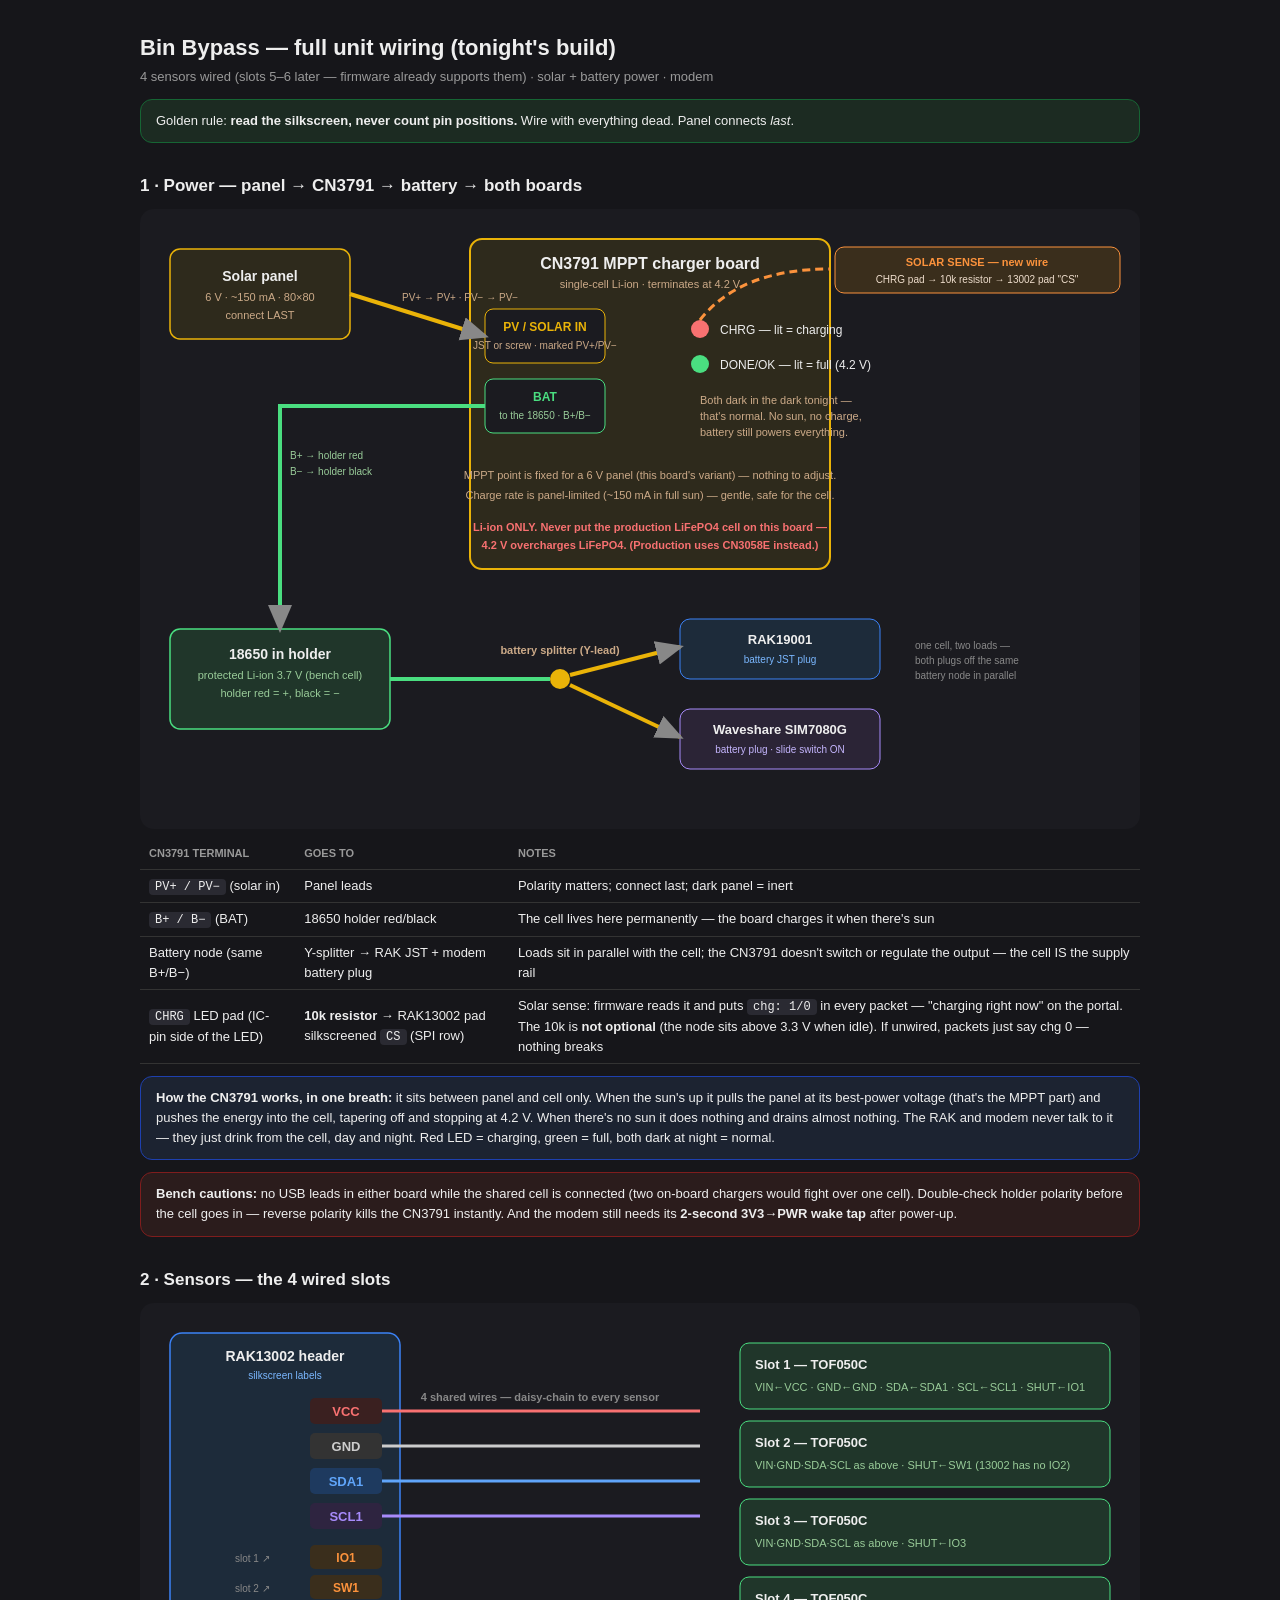
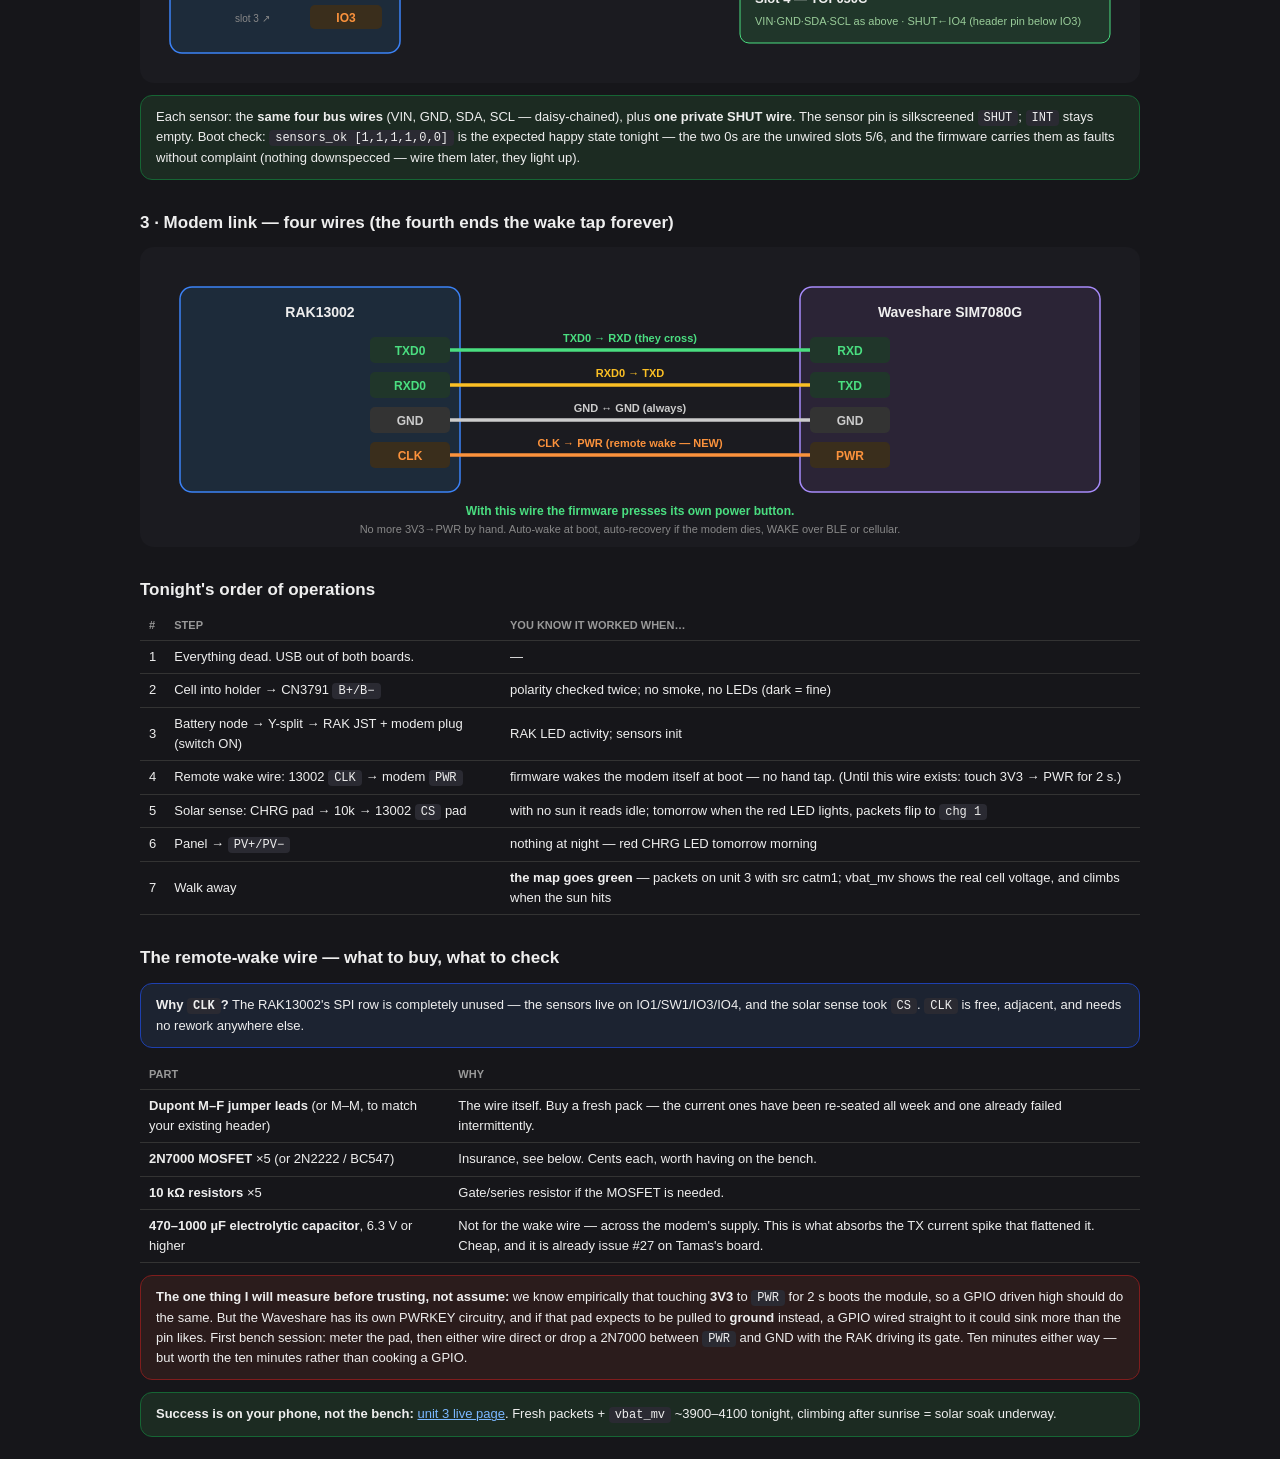
<file: full.html>
<!doctype html><html><head><meta charset="utf-8"><meta name="viewport" content="width=device-width,initial-scale=1">
<title>Bin Bypass — full unit wiring</title>
<style>
body{font-family:-apple-system,sans-serif;background:#16161a;color:#eee;margin:0;padding:16px;max-width:1000px;margin:auto;line-height:1.55}
h1{font-size:22px;margin-bottom:2px}h2{font-size:17px;margin:30px 0 6px}
.sub{color:#999;font-size:13px}
.rule{background:#1c2b22;border:1px solid #166534;border-radius:12px;padding:11px 15px;font-size:13px;margin:12px 0}
.warn{background:#2b1c1c;border-color:#7f1d1d}
.info{background:#1c2331;border-color:#1e40af}
svg{width:100%;height:auto;display:block;background:#1b1b20;border-radius:14px;margin:10px 0}
code{background:#2a2a32;border-radius:4px;padding:1px 6px;font-size:12px}
table{width:100%;border-collapse:collapse;font-size:13px;margin:8px 0}
td,th{padding:6px 9px;text-align:left;border-bottom:1px solid #333}
th{color:#999;font-size:11px;text-transform:uppercase}
</style></head><body>

<h1>Bin Bypass — full unit wiring (tonight's build)</h1>
<div class="sub">4 sensors wired (slots 5–6 later — firmware already supports them) · solar + battery power · modem</div>

<div class="rule">Golden rule: <b>read the silkscreen, never count pin positions.</b> Wire with everything dead. Panel connects <i>last</i>.</div>

<!-- ================= PANEL 1: POWER ================= -->
<h2>1 · Power — panel → CN3791 → battery → both boards</h2>
<svg viewBox="0 0 1000 620" font-family="-apple-system,sans-serif">
<defs><marker id="a" markerWidth="8" markerHeight="8" refX="6" refY="3" orient="auto"><path d="M0 0L7 3L0 6Z" fill="#888"/></marker></defs>

<!-- Solar panel -->
<rect x="30" y="40" width="180" height="90" rx="10" fill="#2e2a1c" stroke="#eab308" stroke-width="1.5"/>
<text x="120" y="72" fill="#eee" text-anchor="middle" font-size="14" font-weight="700">Solar panel</text>
<text x="120" y="92" fill="#ca8" text-anchor="middle" font-size="11">6 V · ~150 mA · 80×80</text>
<text x="120" y="110" fill="#ca8" text-anchor="middle" font-size="11">connect LAST</text>

<!-- CN3791 big detail block -->
<rect x="330" y="30" width="360" height="330" rx="12" fill="#2e2a1c" stroke="#eab308" stroke-width="2"/>
<text x="510" y="60" fill="#eee" text-anchor="middle" font-size="16" font-weight="700">CN3791 MPPT charger board</text>
<text x="510" y="79" fill="#ca8" text-anchor="middle" font-size="11">single-cell Li-ion · terminates at 4.2 V</text>

<!-- PV connector -->
<rect x="345" y="100" width="120" height="54" rx="8" fill="#1b1b20" stroke="#eab308"/>
<text x="405" y="122" fill="#eab308" text-anchor="middle" font-size="12" font-weight="700">PV / SOLAR IN</text>
<text x="405" y="140" fill="#ca8" text-anchor="middle" font-size="10">JST or screw · marked PV+/PV−</text>

<!-- BAT connector -->
<rect x="345" y="170" width="120" height="54" rx="8" fill="#1b1b20" stroke="#4ade80"/>
<text x="405" y="192" fill="#4ade80" text-anchor="middle" font-size="12" font-weight="700">BAT</text>
<text x="405" y="210" fill="#9c9" text-anchor="middle" font-size="10">to the 18650 · B+/B−</text>

<!-- LEDs -->
<circle cx="560" cy="120" r="9" fill="#f87171"/>
<text x="580" y="125" fill="#eee" font-size="12">CHRG — lit = charging</text>
<!-- sense wire -->
<path d="M560 111 Q600 60 690 60" stroke="#fb923c" stroke-width="3" fill="none" stroke-dasharray="8 5"/>
<rect x="695" y="38" width="285" height="46" rx="9" fill="#3a2e1c" stroke="#fb923c"/>
<text x="837" y="57" fill="#fb923c" text-anchor="middle" font-size="11" font-weight="700">SOLAR SENSE — new wire</text>
<text x="837" y="74" fill="#edc" text-anchor="middle" font-size="10">CHRG pad → 10k resistor → 13002 pad "CS"</text>
<circle cx="560" cy="155" r="9" fill="#4ade80"/>
<text x="580" y="160" fill="#eee" font-size="12">DONE/OK — lit = full (4.2 V)</text>
<text x="560" y="195" fill="#ca8" font-size="11">Both dark in the dark tonight —</text>
<text x="560" y="211" fill="#ca8" font-size="11">that's normal. No sun, no charge,</text>
<text x="560" y="227" fill="#ca8" font-size="11">battery still powers everything.</text>

<!-- footnote inside block -->
<text x="510" y="270" fill="#ca8" text-anchor="middle" font-size="11">MPPT point is fixed for a 6 V panel (this board's variant) — nothing to adjust.</text>
<text x="510" y="290" fill="#ca8" text-anchor="middle" font-size="11">Charge rate is panel-limited (~150 mA in full sun) — gentle, safe for the cell.</text>
<text x="510" y="322" fill="#f87171" text-anchor="middle" font-size="11" font-weight="700">Li-ion ONLY. Never put the production LiFePO4 cell on this board —</text>
<text x="510" y="340" fill="#f87171" text-anchor="middle" font-size="11" font-weight="700">4.2 V overcharges LiFePO4. (Production uses CN3058E instead.)</text>

<!-- panel to PV wire -->
<line x1="210" y1="85" x2="345" y2="127" stroke="#eab308" stroke-width="4" marker-end="url(#a)"/>
<text x="262" y="92" fill="#ca8" font-size="10">PV+ → PV+ · PV− → PV−</text>

<!-- Battery -->
<rect x="30" y="420" width="220" height="100" rx="10" fill="#20362a" stroke="#4ade80" stroke-width="1.5"/>
<text x="140" y="450" fill="#eee" text-anchor="middle" font-size="14" font-weight="700">18650 in holder</text>
<text x="140" y="470" fill="#9c9" text-anchor="middle" font-size="11">protected Li-ion 3.7 V (bench cell)</text>
<text x="140" y="488" fill="#9c9" text-anchor="middle" font-size="11">holder red = +, black = −</text>

<!-- BAT wire down to battery -->
<path d="M345 197 L140 197 L140 420" stroke="#4ade80" stroke-width="4" fill="none" marker-end="url(#a)"/>
<text x="150" y="250" fill="#9c9" font-size="10">B+ → holder red</text>
<text x="150" y="266" fill="#9c9" font-size="10">B− → holder black</text>

<!-- splitter node -->
<circle cx="420" cy="470" r="10" fill="#eab308"/>
<text x="420" y="445" fill="#ca8" text-anchor="middle" font-size="11" font-weight="700">battery splitter (Y-lead)</text>
<line x1="250" y1="470" x2="410" y2="470" stroke="#4ade80" stroke-width="4"/>

<!-- to RAK -->
<rect x="540" y="410" width="200" height="60" rx="10" fill="#1d2b3a" stroke="#3b82f6"/>
<text x="640" y="435" fill="#eee" text-anchor="middle" font-size="13" font-weight="700">RAK19001</text>
<text x="640" y="454" fill="#7ab7ff" text-anchor="middle" font-size="10">battery JST plug</text>
<line x1="430" y1="466" x2="540" y2="438" stroke="#eab308" stroke-width="4" marker-end="url(#a)"/>

<!-- to modem -->
<rect x="540" y="500" width="200" height="60" rx="10" fill="#2b2436" stroke="#a78bfa"/>
<text x="640" y="525" fill="#eee" text-anchor="middle" font-size="13" font-weight="700">Waveshare SIM7080G</text>
<text x="640" y="544" fill="#c4b5fd" text-anchor="middle" font-size="10">battery plug · slide switch ON</text>
<line x1="430" y1="476" x2="540" y2="528" stroke="#eab308" stroke-width="4" marker-end="url(#a)"/>

<text x="775" y="440" fill="#888" font-size="10">one cell, two loads —</text>
<text x="775" y="455" fill="#888" font-size="10">both plugs off the same</text>
<text x="775" y="470" fill="#888" font-size="10">battery node in parallel</text>
</svg>

<table>
<tr><th>CN3791 terminal</th><th>Goes to</th><th>Notes</th></tr>
<tr><td><code>PV+ / PV−</code> (solar in)</td><td>Panel leads</td><td>Polarity matters; connect last; dark panel = inert</td></tr>
<tr><td><code>B+ / B−</code> (BAT)</td><td>18650 holder red/black</td><td>The cell lives here permanently — the board charges it when there's sun</td></tr>
<tr><td>Battery node (same B+/B−)</td><td>Y-splitter → RAK JST + modem battery plug</td><td>Loads sit in parallel with the cell; the CN3791 doesn't switch or regulate the output — the cell IS the supply rail</td></tr>
<tr><td><code>CHRG</code> LED pad (IC-pin side of the LED)</td><td><b>10k resistor</b> → RAK13002 pad silkscreened <code>CS</code> (SPI row)</td><td>Solar sense: firmware reads it and puts <code>chg: 1/0</code> in every packet — "charging right now" on the portal. The 10k is <b>not optional</b> (the node sits above 3.3 V when idle). If unwired, packets just say chg 0 — nothing breaks</td></tr>
</table>

<div class="rule info"><b>How the CN3791 works, in one breath:</b> it sits between panel and cell only. When the sun's up it pulls the panel at its best-power voltage (that's the MPPT part) and pushes the energy into the cell, tapering off and stopping at 4.2 V. When there's no sun it does nothing and drains almost nothing. The RAK and modem never talk to it — they just drink from the cell, day and night. Red LED = charging, green = full, both dark at night = normal.</div>

<div class="rule warn"><b>Bench cautions:</b> no USB leads in either board while the shared cell is connected (two on-board chargers would fight over one cell). Double-check holder polarity before the cell goes in — reverse polarity kills the CN3791 instantly. And the modem still needs its <b>2-second 3V3→PWR wake tap</b> after power-up.</div>

<!-- ================= PANEL 2: SENSORS ================= -->
<h2>2 · Sensors — the 4 wired slots</h2>
<svg viewBox="0 0 1000 380" font-family="-apple-system,sans-serif">
<!-- RAK header left -->
<rect x="30" y="30" width="230" height="320" rx="12" fill="#1d2b3a" stroke="#3b82f6" stroke-width="1.5"/>
<text x="145" y="58" fill="#eee" text-anchor="middle" font-size="14" font-weight="700">RAK13002 header</text>
<text x="145" y="76" fill="#7ab7ff" text-anchor="middle" font-size="10">silkscreen labels</text>

<rect x="170" y="95" width="72" height="26" rx="5" fill="#3a2020"/><text x="206" y="113" fill="#f87171" text-anchor="middle" font-size="13" font-weight="700">VCC</text>
<rect x="170" y="130" width="72" height="26" rx="5" fill="#333"/><text x="206" y="148" fill="#ccc" text-anchor="middle" font-size="13" font-weight="700">GND</text>
<rect x="170" y="165" width="72" height="26" rx="5" fill="#1e3a5f"/><text x="206" y="183" fill="#60a5fa" text-anchor="middle" font-size="13" font-weight="700">SDA1</text>
<rect x="170" y="200" width="72" height="26" rx="5" fill="#2e2440"/><text x="206" y="218" fill="#a78bfa" text-anchor="middle" font-size="13" font-weight="700">SCL1</text>
<rect x="170" y="242" width="72" height="24" rx="5" fill="#3a2e1c"/><text x="206" y="259" fill="#fb923c" text-anchor="middle" font-size="12" font-weight="700">IO1</text>
<rect x="170" y="272" width="72" height="24" rx="5" fill="#3a2e1c"/><text x="206" y="289" fill="#fb923c" text-anchor="middle" font-size="12" font-weight="700">SW1</text>
<rect x="170" y="302" width="72" height="24" rx="5" fill="#3a2e1c"/><text x="206" y="319" fill="#fb923c" text-anchor="middle" font-size="12" font-weight="700">IO3</text>
<text x="95" y="259" fill="#888" font-size="10">slot 1 ↗</text>
<text x="95" y="289" fill="#888" font-size="10">slot 2 ↗</text>
<text x="95" y="319" fill="#888" font-size="10">slot 3 ↗</text>
<!-- IO4 -->
<rect x="30" y="355" width="0" height="0"/>

<!-- shared bus rails -->
<line x1="242" y1="108" x2="560" y2="108" stroke="#f87171" stroke-width="3"/>
<line x1="242" y1="143" x2="560" y2="143" stroke="#ccc" stroke-width="3"/>
<line x1="242" y1="178" x2="560" y2="178" stroke="#60a5fa" stroke-width="3"/>
<line x1="242" y1="213" x2="560" y2="213" stroke="#a78bfa" stroke-width="3"/>
<text x="400" y="98" fill="#888" text-anchor="middle" font-size="11" font-weight="700">4 shared wires — daisy-chain to every sensor</text>

<!-- sensors right -->
<g font-size="11">
<rect x="600" y="40" width="370" height="66" rx="9" fill="#20362a" stroke="#4ade80"/>
<text x="615" y="66" fill="#eee" font-size="13" font-weight="700">Slot 1 — TOF050C</text>
<text x="615" y="88" fill="#9c9">VIN←VCC · GND←GND · SDA←SDA1 · SCL←SCL1 · SHUT←IO1</text>

<rect x="600" y="118" width="370" height="66" rx="9" fill="#20362a" stroke="#4ade80"/>
<text x="615" y="144" fill="#eee" font-size="13" font-weight="700">Slot 2 — TOF050C</text>
<text x="615" y="166" fill="#9c9">VIN·GND·SDA·SCL as above · SHUT←SW1  (13002 has no IO2)</text>

<rect x="600" y="196" width="370" height="66" rx="9" fill="#20362a" stroke="#4ade80"/>
<text x="615" y="222" fill="#eee" font-size="13" font-weight="700">Slot 3 — TOF050C</text>
<text x="615" y="244" fill="#9c9">VIN·GND·SDA·SCL as above · SHUT←IO3</text>

<rect x="600" y="274" width="370" height="66" rx="9" fill="#20362a" stroke="#4ade80"/>
<text x="615" y="300" fill="#eee" font-size="13" font-weight="700">Slot 4 — TOF050C</text>
<text x="615" y="322" fill="#9c9">VIN·GND·SDA·SCL as above · SHUT←IO4 (header pin below IO3)</text>
</g>
</svg>

<div class="rule">Each sensor: the <b>same four bus wires</b> (VIN, GND, SDA, SCL — daisy-chained), plus <b>one private SHUT wire</b>. The sensor pin is silkscreened <code>SHUT</code>; <code>INT</code> stays empty. Boot check: <code>sensors_ok [1,1,1,1,0,0]</code> is the expected happy state tonight — the two 0s are the unwired slots 5/6, and the firmware carries them as faults without complaint (nothing downspecced — wire them later, they light up).</div>

<!-- ================= PANEL 3: MODEM ================= -->
<h2>3 · Modem link — four wires (the fourth ends the wake tap forever)</h2>
<svg viewBox="0 0 1000 300" font-family="-apple-system,sans-serif">
<rect x="40" y="40" width="280" height="205" rx="12" fill="#1d2b3a" stroke="#3b82f6" stroke-width="1.5"/>
<text x="180" y="70" fill="#eee" text-anchor="middle" font-size="14" font-weight="700">RAK13002</text>
<rect x="230" y="90" width="80" height="26" rx="5" fill="#20362a"/><text x="270" y="108" fill="#4ade80" text-anchor="middle" font-size="12" font-weight="700">TXD0</text>
<rect x="230" y="125" width="80" height="26" rx="5" fill="#20362a"/><text x="270" y="143" fill="#4ade80" text-anchor="middle" font-size="12" font-weight="700">RXD0</text>
<rect x="230" y="160" width="80" height="26" rx="5" fill="#333"/><text x="270" y="178" fill="#ccc" text-anchor="middle" font-size="12" font-weight="700">GND</text>
<rect x="230" y="195" width="80" height="26" rx="5" fill="#3a2e1c"/><text x="270" y="213" fill="#fb923c" text-anchor="middle" font-size="12" font-weight="700">CLK</text>

<rect x="660" y="40" width="300" height="205" rx="12" fill="#2b2436" stroke="#a78bfa" stroke-width="1.5"/>
<text x="810" y="70" fill="#eee" text-anchor="middle" font-size="14" font-weight="700">Waveshare SIM7080G</text>
<rect x="670" y="90" width="80" height="26" rx="5" fill="#20362a"/><text x="710" y="108" fill="#4ade80" text-anchor="middle" font-size="12" font-weight="700">RXD</text>
<rect x="670" y="125" width="80" height="26" rx="5" fill="#20362a"/><text x="710" y="143" fill="#4ade80" text-anchor="middle" font-size="12" font-weight="700">TXD</text>
<rect x="670" y="160" width="80" height="26" rx="5" fill="#333"/><text x="710" y="178" fill="#ccc" text-anchor="middle" font-size="12" font-weight="700">GND</text>
<rect x="670" y="195" width="80" height="26" rx="5" fill="#3a2e1c"/><text x="710" y="213" fill="#fb923c" text-anchor="middle" font-size="12" font-weight="700">PWR</text>

<line x1="310" y1="103" x2="670" y2="103" stroke="#4ade80" stroke-width="3.5"/>
<text x="490" y="95" fill="#4ade80" text-anchor="middle" font-size="11" font-weight="700">TXD0 → RXD (they cross)</text>
<line x1="310" y1="138" x2="670" y2="138" stroke="#fbbf24" stroke-width="3.5"/>
<text x="490" y="130" fill="#fbbf24" text-anchor="middle" font-size="11" font-weight="700">RXD0 → TXD</text>
<line x1="310" y1="173" x2="670" y2="173" stroke="#ccc" stroke-width="3.5"/>
<text x="490" y="165" fill="#ccc" text-anchor="middle" font-size="11" font-weight="700">GND ↔ GND (always)</text>

<line x1="310" y1="208" x2="670" y2="208" stroke="#fb923c" stroke-width="3.5"/>
<text x="490" y="200" fill="#fb923c" text-anchor="middle" font-size="11" font-weight="700">CLK → PWR  (remote wake — NEW)</text>
<text x="490" y="268" fill="#4ade80" text-anchor="middle" font-size="12" font-weight="700">With this wire the firmware presses its own power button.</text>
<text x="490" y="286" fill="#888" text-anchor="middle" font-size="11">No more 3V3→PWR by hand. Auto-wake at boot, auto-recovery if the modem dies, WAKE over BLE or cellular.</text>
</svg>

<h2>Tonight's order of operations</h2>
<table>
<tr><th>#</th><th>Step</th><th>You know it worked when…</th></tr>
<tr><td>1</td><td>Everything dead. USB out of both boards.</td><td>—</td></tr>
<tr><td>2</td><td>Cell into holder → CN3791 <code>B+/B−</code></td><td>polarity checked twice; no smoke, no LEDs (dark = fine)</td></tr>
<tr><td>3</td><td>Battery node → Y-split → RAK JST + modem plug (switch ON)</td><td>RAK LED activity; sensors init</td></tr>
<tr><td>4</td><td>Remote wake wire: 13002 <code>CLK</code> → modem <code>PWR</code></td><td>firmware wakes the modem itself at boot — no hand tap. (Until this wire exists: touch 3V3 → PWR for 2 s.)</td></tr>
<tr><td>5</td><td>Solar sense: CHRG pad → 10k → 13002 <code>CS</code> pad</td><td>with no sun it reads idle; tomorrow when the red LED lights, packets flip to <code>chg 1</code></td></tr>
<tr><td>6</td><td>Panel → <code>PV+/PV−</code></td><td>nothing at night — red CHRG LED tomorrow morning</td></tr>
<tr><td>7</td><td>Walk away</td><td><b>the map goes green</b> — packets on unit 3 with src catm1; vbat_mv shows the real cell voltage, and climbs when the sun hits</td></tr>
</table>

<h2>The remote-wake wire — what to buy, what to check</h2>
<div class="rule info"><b>Why <code>CLK</code>?</b> The RAK13002's SPI row is completely unused — the sensors live on IO1/SW1/IO3/IO4, and the solar sense took <code>CS</code>. <code>CLK</code> is free, adjacent, and needs no rework anywhere else.</div>
<table>
<tr><th>Part</th><th>Why</th></tr>
<tr><td><b>Dupont M–F jumper leads</b> (or M–M, to match your existing header)</td><td>The wire itself. Buy a fresh pack — the current ones have been re-seated all week and one already failed intermittently.</td></tr>
<tr><td><b>2N7000 MOSFET</b> ×5 (or 2N2222 / BC547)</td><td>Insurance, see below. Cents each, worth having on the bench.</td></tr>
<tr><td><b>10 kΩ resistors</b> ×5</td><td>Gate/series resistor if the MOSFET is needed.</td></tr>
<tr><td><b>470–1000 µF electrolytic capacitor</b>, 6.3 V or higher</td><td>Not for the wake wire — across the modem's supply. This is what absorbs the TX current spike that flattened it. Cheap, and it is already issue #27 on Tamas's board.</td></tr>
</table>
<div class="rule warn"><b>The one thing I will measure before trusting, not assume:</b> we know empirically that touching <b>3V3</b> to <code>PWR</code> for 2 s boots the module, so a GPIO driven high should do the same. But the Waveshare has its own PWRKEY circuitry, and if that pad expects to be pulled to <b>ground</b> instead, a GPIO wired straight to it could sink more than the pin likes. First bench session: meter the pad, then either wire direct or drop a 2N7000 between <code>PWR</code> and GND with the RAK driving its gate. Ten minutes either way — but worth the ten minutes rather than cooking a GPIO.</div>

<div class="rule"><b>Success is on your phone, not the bench:</b> <a href="unit.html?unit=3" style="color:#7ab7ff">unit 3 live page</a>. Fresh packets + <code>vbat_mv</code> ~3900–4100 tonight, climbing after sunrise = solar soak underway.</div>

</body></html>
</file>
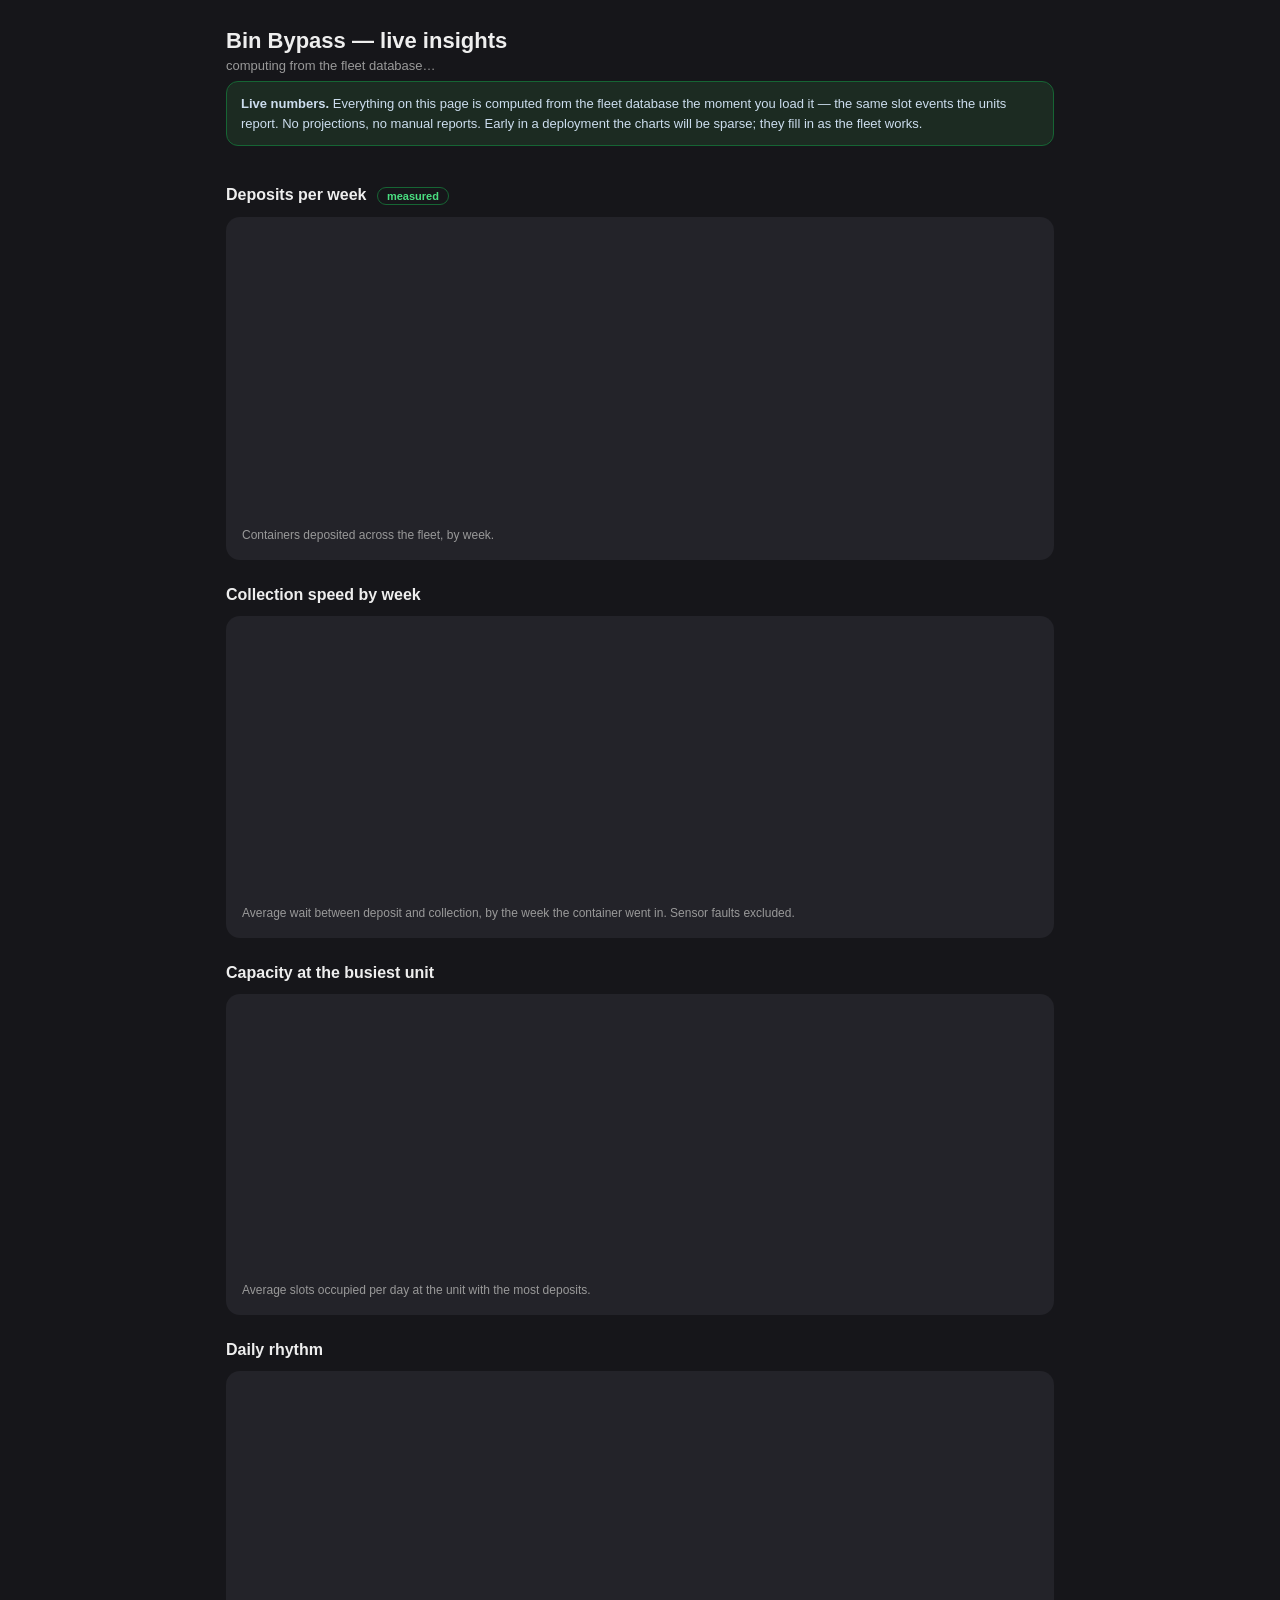
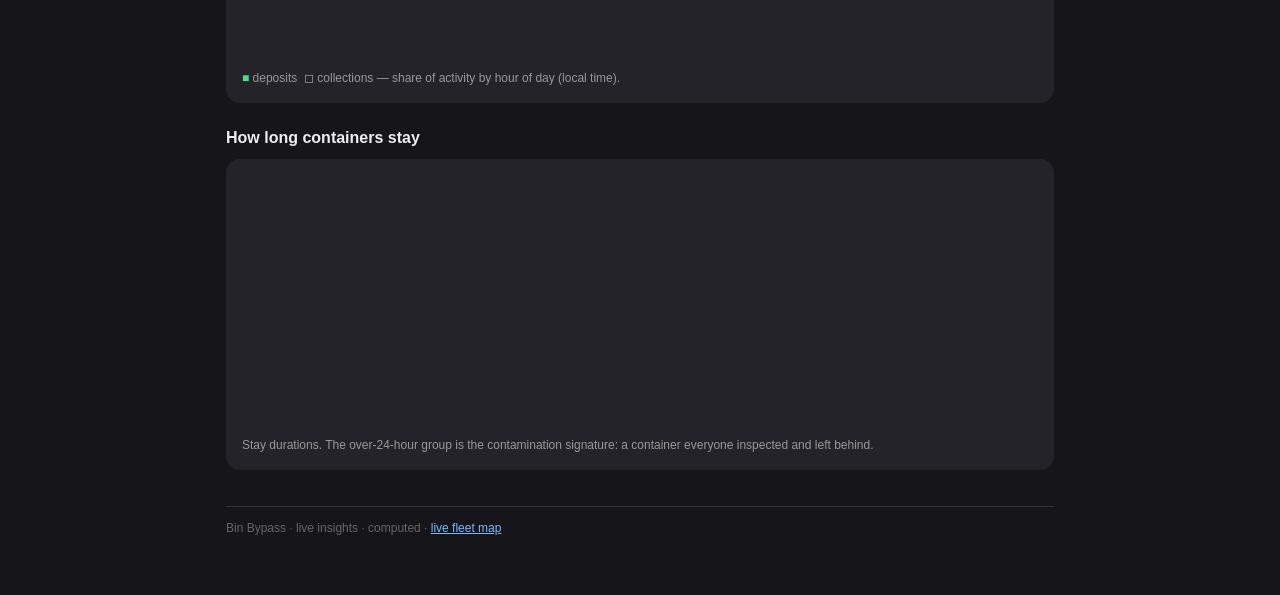
<file: insights.html>
<!doctype html><html><head><meta charset="utf-8"><meta name="viewport" content="width=device-width,initial-scale=1">
<title>Bin Bypass — Live Insights</title>
<style>
:root{--bg:#16161a;--card:#232329;--ink:#eee;--dim:#999;--green:#4ade80;--green2:#166534;--line:#333;--accent:#7ab7ff}
*{box-sizing:border-box}
body{font-family:-apple-system,sans-serif;background:var(--bg);color:var(--ink);margin:0;padding:0 16px 60px;max-width:860px;margin:auto}
header{padding:28px 0 8px}
h1{font-size:22px;margin:0 0 4px}
.sub{color:var(--dim);font-size:13px}
h2{font-size:16px;margin:26px 0 4px}
.card{background:var(--card);border-radius:14px;padding:16px;margin:12px 0}
.kpis{display:grid;grid-template-columns:repeat(auto-fit,minmax(150px,1fr));gap:10px;margin:14px 0}
.kpi{background:var(--card);border-radius:14px;padding:14px}
.kpi b{display:block;font-size:24px;color:var(--green)}
.kpi span{font-size:12px;color:var(--dim)}
.cap{color:var(--dim);font-size:12px;margin-top:6px;line-height:1.5}
.badge{display:inline-block;font-size:11px;border:1px solid var(--green2);color:var(--green);border-radius:10px;padding:2px 9px;margin-left:6px;vertical-align:middle}
svg{width:100%;height:auto;display:block}
.axis{stroke:#3a3a42;stroke-width:1}
.tick{fill:#888;font-size:10px}
.note{background:#1c2b22;border:1px solid var(--green2);border-radius:12px;padding:12px 14px;font-size:13px;color:#cde;line-height:1.5}
footer{color:#666;font-size:12px;margin-top:36px;border-top:1px solid var(--line);padding-top:14px}
a{color:var(--accent)}
.empty{color:var(--dim);font-size:13px;padding:18px 0;text-align:center}
</style></head><body>
<header>
<h1>Bin Bypass — live insights</h1>
<div class="sub" id="sub">computing from the fleet database…</div>
</header>

<div class="note"><b>Live numbers.</b> Everything on this page is computed from the fleet database the moment you load it — the same slot events the units report. No projections, no manual reports. Early in a deployment the charts will be sparse; they fill in as the fleet works.</div>

<div class="kpis" id="kpis"></div>

<h2>Deposits per week <span class="badge">measured</span></h2>
<div class="card"><svg viewBox="0 0 720 260" id="weekly"></svg><div class="empty" id="weekly-empty" style="display:none">no deposits recorded yet</div>
<div class="cap">Containers deposited across the fleet, by week.</div></div>

<h2>Collection speed by week</h2>
<div class="card"><svg viewBox="0 0 720 240" id="wait"></svg><div class="empty" id="wait-empty" style="display:none">no completed collections yet</div>
<div class="cap">Average wait between deposit and collection, by the week the container went in. Sensor faults excluded.</div></div>

<h2>Capacity at the busiest unit</h2>
<div class="card"><svg viewBox="0 0 720 240" id="capacity"></svg><div class="empty" id="capacity-empty" style="display:none">not enough history yet</div>
<div class="cap" id="capacity-cap">Average slots occupied per day at the unit with the most deposits.</div></div>

<h2>Daily rhythm</h2>
<div class="card"><svg viewBox="0 0 720 250" id="rhythm"></svg><div class="empty" id="rhythm-empty" style="display:none">not enough events yet</div>
<div class="cap"><span style="color:var(--green)">■</span> deposits&nbsp;&nbsp;<span style="color:#aaa">◻</span> collections — share of activity by hour of day (local time).</div></div>

<h2>How long containers stay</h2>
<div class="card"><svg viewBox="0 0 720 230" id="stay"></svg><div class="empty" id="stay-empty" style="display:none">no stays recorded yet</div>
<div class="cap">Stay durations. The over-24-hour group is the contamination signature: a container everyone inspected and left behind.</div></div>

<footer>Bin Bypass · live insights · computed <span id="stamp"></span> · <a href="index.html">live fleet map</a></footer>

<script>
const SUPABASE_URL = "https://kyjrqpibtncvhxwcaovx.supabase.co";
const SUPABASE_ANON_KEY = "sb_publishable_Q-XPiRdglnQscTd1Alh5UQ_hs4TWIsc"; // publishable, read-only via RLS

// Everything from the database is HTML-escaped on arrival: unit IDs, labels,
// src, tier and the rest end up in innerHTML templates, and a packet's text
// fields come from whatever reached the broker.
const escHtml = (s) => s.replace(/[&<>"'`]/g, (c) => ({ "&": "&amp;", "<": "&lt;", ">": "&gt;", '"': "&quot;", "'": "&#39;", "`": "&#96;" }[c]));
const clean = (v) => typeof v === "string" ? escHtml(v) : Array.isArray(v) ? v.map(clean) : (v && typeof v === "object") ? Object.fromEntries(Object.entries(v).map(([k, x]) => [k, clean(x)])) : v;
const UNIT_RE = /^[0-9A-F]{8}$/;
async function sb(path){
  const r = await fetch(`${SUPABASE_URL}/rest/v1/${path}`,{headers:{apikey:SUPABASE_ANON_KEY,Authorization:`Bearer ${SUPABASE_ANON_KEY}`}});
  return clean(await r.json());
}
async function allEvents(){
  const out = [];
  for(let page=0; page<10; page++){
    const batch = await sb(`slot_events?select=unit_id,slot,state,changed_at&order=id.asc&limit=1000&offset=${page*1000}`);
    out.push(...batch);
    if(batch.length < 1000) return {events:out, partial:false};
  }
  return {events:out, partial:true};
}

// ---------- tiny chart helpers ----------
const NS="http://www.w3.org/2000/svg";
function el(p,t,a){const e=document.createElementNS(NS,t);for(const k in a)e.setAttribute(k,a[k]);p.appendChild(e);return e}
function txt(p,x,y,s,anchor="middle"){const e=el(p,"text",{x,y,"text-anchor":anchor,class:"tick"});e.textContent=s;return e}
function bars(id,labels,vals,{unit="",max=null,color="#4ade80"}={}){
  const s=document.getElementById(id);if(!vals.length){s.style.display="none";document.getElementById(id+"-empty").style.display="block";return}
  const W=720,H=+s.viewBox.baseVal.height,P={l:44,r:10,t:16,b:34};
  const m=max||Math.max(...vals)*1.15||1, iw=(W-P.l-P.r)/vals.length;
  el(s,"line",{x1:P.l,y1:H-P.b,x2:W-P.r,y2:H-P.b,class:"axis"});
  vals.forEach((v,i)=>{
    const h=(H-P.t-P.b)*v/m, x=P.l+i*iw+iw*0.16, w=Math.min(iw*0.68,90), y=H-P.b-h;
    el(s,"rect",{x,y,width:w,height:h,rx:4,fill:color});
    txt(s,x+w/2,y-6,(Math.round(v*10)/10)+unit);
    txt(s,x+w/2,H-P.b+16,labels[i]);
  });
}
function line(id,vals,{max=null,color="#4ade80",fill=true,ceiling=null,labels=[],secondary=null}={}){
  const s=document.getElementById(id);if(vals.length<2){s.style.display="none";document.getElementById(id+"-empty").style.display="block";return}
  const W=720,H=+s.viewBox.baseVal.height,P={l:44,r:12,t:18,b:30};
  const m=max||Math.max(...vals,...(secondary||[]))*1.15||1, n=vals.length;
  const X=i=>P.l+(W-P.l-P.r)*i/(n-1), Y=v=>H-P.b-(H-P.t-P.b)*v/m;
  el(s,"line",{x1:P.l,y1:H-P.b,x2:W-P.r,y2:H-P.b,class:"axis"});
  for(let g=1;g<=4;g++){const gy=H-P.b-(H-P.t-P.b)*g/4;el(s,"line",{x1:P.l,y1:gy,x2:W-P.r,y2:gy,stroke:"#26262c"});txt(s,P.l-8,gy+3,(m*g/4).toFixed(m>10?0:1),"end")}
  if(ceiling!==null){el(s,"line",{x1:P.l,y1:Y(ceiling),x2:W-P.r,y2:Y(ceiling),stroke:"#888","stroke-dasharray":"3 4"});txt(s,W-P.r,Y(ceiling)-5,"full capacity ("+ceiling+" slots)","end")}
  const path=vals.map((v,i)=>(i?"L":"M")+X(i).toFixed(1)+" "+Y(v).toFixed(1)).join(" ");
  if(fill)el(s,"path",{d:path+`L${X(n-1)} ${H-P.b}L${X(0)} ${H-P.b}Z`,fill:color,opacity:0.13});
  el(s,"path",{d:path,fill:"none",stroke:color,"stroke-width":2});
  if(secondary){const p2=secondary.map((v,i)=>(i?"L":"M")+X(i).toFixed(1)+" "+Y(v).toFixed(1)).join(" ");el(s,"path",{d:p2,fill:"none",stroke:"#aaa","stroke-width":2,"stroke-dasharray":"5 4"})}
  labels.forEach(([i,t])=>txt(s,X(i),H-P.b+16,t));
}

// ---------- the analysis ----------
function weekStart(t){const d=new Date(t);d.setHours(0,0,0,0);d.setDate(d.getDate()-((d.getDay()+6)%7));return d.getTime()}
function fmtWc(t){const d=new Date(t);return "w/c "+d.getDate()+" "+d.toLocaleString("en",{month:"short"})}
function fmtDwell(h){return h==null?"—":h<1?Math.round(h*60)+" min":h.toFixed(1)+" h"}

(async ()=>{
  const [{events, partial}, units] = await Promise.all([allEvents(), sb("units?select=unit_id,last_seen")]);
  document.getElementById("stamp").textContent = new Date().toLocaleString() + (partial?" · large history: latest 10,000 events":"");

  const deposits=[], stays=[], openSince={};
  const perUnitDeposits={};
  for(const e of events){
    const t=Date.parse(e.changed_at), key=e.unit_id+"/"+e.slot;
    if(e.state===1){
      openSince[key]=t; deposits.push({t,unit:e.unit_id,hour:new Date(t).getHours()});
      perUnitDeposits[e.unit_id]=(perUnitDeposits[e.unit_id]||0)+1;
    } else if(e.state===0 && openSince[key]!=null){
      stays.push({tIn:openSince[key], tOut:t, dwellH:(t-openSince[key])/3600000, unit:e.unit_id, hourOut:new Date(t).getHours()});
      delete openSince[key];
    } else if(e.state===255){ delete openSince[key]; }
  }
  const now=Date.now();
  const openStays=Object.values(openSince).map(t=>(now-t)/3600000);

  // header
  const active=units.filter(u=>now-Date.parse(u.last_seen)<24*3600000).length;
  document.getElementById("sub").innerHTML =
    `${units.length} unit${units.length===1?"":"s"} · ${active} reporting in the last 24 h · live edition <span class="badge">computed from the database</span>`;

  // KPIs
  const d30=deposits.filter(d=>now-d.t<30*86400000).length;
  const avgDwell=stays.length?stays.reduce((a,s)=>a+s.dwellH,0)/stays.length:null;
  const over24=stays.filter(s=>s.dwellH>24).length + openStays.filter(h=>h>24).length;
  const totalStays=stays.length+openStays.length;
  const contam=totalStays?Math.round(100*over24/totalStays):null;
  document.getElementById("kpis").innerHTML =
    `<div class="kpi"><b>${d30}</b><span>containers deposited, past 30 days</span></div>`+
    `<div class="kpi"><b>${fmtDwell(avgDwell)}</b><span>average wait before collection</span></div>`+
    `<div class="kpi"><b>${contam==null?"—":contam+"%"}</b><span>stays over 24 h — the contamination signature</span></div>`+
    `<div class="kpi"><b>${stays.length}</b><span>containers collected, all time</span></div>`;

  // weekly deposits (up to last 8 weeks with data)
  const wkMap={};
  deposits.forEach(d=>{const w=weekStart(d.t);wkMap[w]=(wkMap[w]||0)+1});
  const wks=Object.keys(wkMap).map(Number).sort((a,b)=>a-b).slice(-8);
  bars("weekly",wks.map(fmtWc),wks.map(w=>wkMap[w]));

  // collection speed by week of deposit
  const wMap={};
  stays.forEach(s=>{const w=weekStart(s.tIn);(wMap[w]=wMap[w]||[]).push(s.dwellH)});
  const wks2=Object.keys(wMap).map(Number).sort((a,b)=>a-b).slice(-8);
  bars("wait",wks2.map(fmtWc),wks2.map(w=>wMap[w].reduce((a,b)=>a+b,0)/wMap[w].length),{unit:"h"});

  // capacity replay at the busiest unit (last 35 days)
  const busiest=Object.entries(perUnitDeposits).sort((a,b)=>b[1]-a[1])[0]?.[0];
  if(busiest){
    const ev=events.filter(e=>e.unit_id===busiest).map(e=>({t:Date.parse(e.changed_at),slot:e.slot,state:e.state})).sort((a,b)=>a.t-b.t);
    if(ev.length>=2){
      const day=86400000, start=Math.max(ev[0].t, now-35*day);
      const dayIdx=t=>Math.floor((t-start)/day);
      const nDays=dayIdx(now)+1, occSec=new Array(nDays).fill(0);
      const slotState={}; let occ=0, prevT=start;
      for(const e of ev.filter(e=>e.t>=start).concat([{t:now,slot:-1,state:-1}])){
        let t0=prevT;
        while(t0<e.t){const di=dayIdx(t0);const dayEnd=start+(di+1)*day;const seg=Math.min(e.t,dayEnd)-t0;if(di>=0&&di<nDays)occSec[di]+=occ*seg;t0+=seg}
        if(e.slot>=0){const was=slotState[e.slot]===1;const is=e.state===1;occ+=(is?1:0)-(was?1:0);slotState[e.slot]=e.state}
        prevT=e.t;
      }
      const series=occSec.map(s=>s/day);
      const lb=[[0,new Date(start).getDate()+" "+new Date(start).toLocaleString("en",{month:"short"})],[series.length-1,"today"]];
      if(series.length>4)lb.splice(1,0,[Math.floor(series.length/2),new Date(start+Math.floor(series.length/2)*day).getDate()+" "+new Date(start+Math.floor(series.length/2)*day).toLocaleString("en",{month:"short"})]);
      line("capacity",series,{max:6.4,ceiling:6,labels:lb});
      document.getElementById("capacity-cap").textContent=`Average slots occupied per day at unit ${busiest} — the busiest position (${perUnitDeposits[busiest]} deposits).`;
    } else { line("capacity",[],{}) }
  } else { line("capacity",[],{}) }

  // daily rhythm (needs a reasonable sample)
  if(deposits.length+stays.length>=20){
    const dh=new Array(24).fill(0), ch=new Array(24).fill(0);
    deposits.forEach(d=>dh[d.hour]++); stays.forEach(s=>ch[s.hourOut]++);
    const dTot=deposits.length||1, cTot=stays.length||1;
    line("rhythm",dh.map(v=>100*v/dTot),{fill:false,secondary:ch.map(v=>100*v/cTot),
      labels:[[0,"0:00"],[6,"6:00"],[12,"12:00"],[18,"18:00"],[23,"23:00"]]});
  } else { line("rhythm",[],{}) }

  // stay buckets
  const all=[...stays.map(s=>s.dwellH),...openStays];
  if(all.length){
    const b=[0,0,0,0];
    all.forEach(h=>b[h<1?0:h<6?1:h<24?2:3]++);
    bars("stay",["Under 1 hour","1–6 hours","6–24 hours","Over 24 hours"],b.map(v=>Math.round(100*v/all.length)),{unit:"%",max:100});
    document.querySelectorAll("#stay rect")[3]?.setAttribute("fill","#556");
  } else { bars("stay",[],[]) }
})();
</script>
</body></html>
</file>
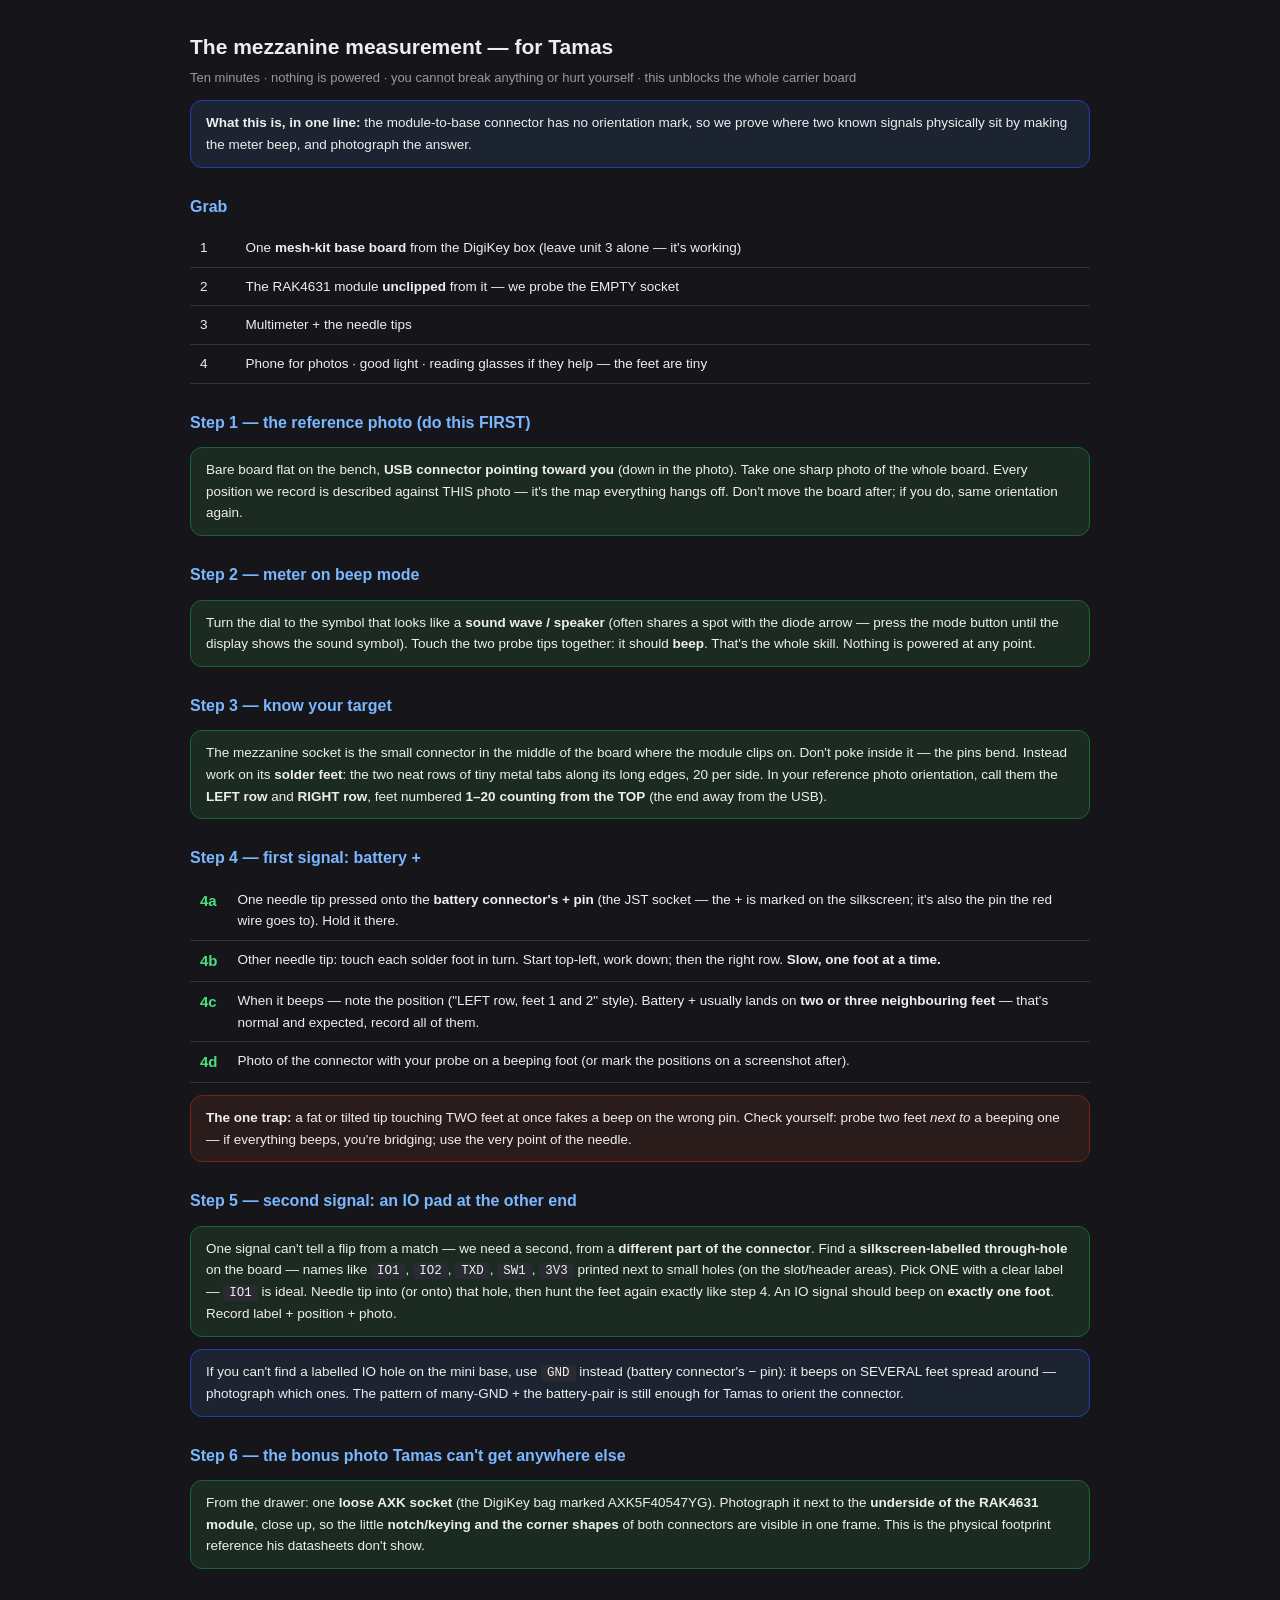
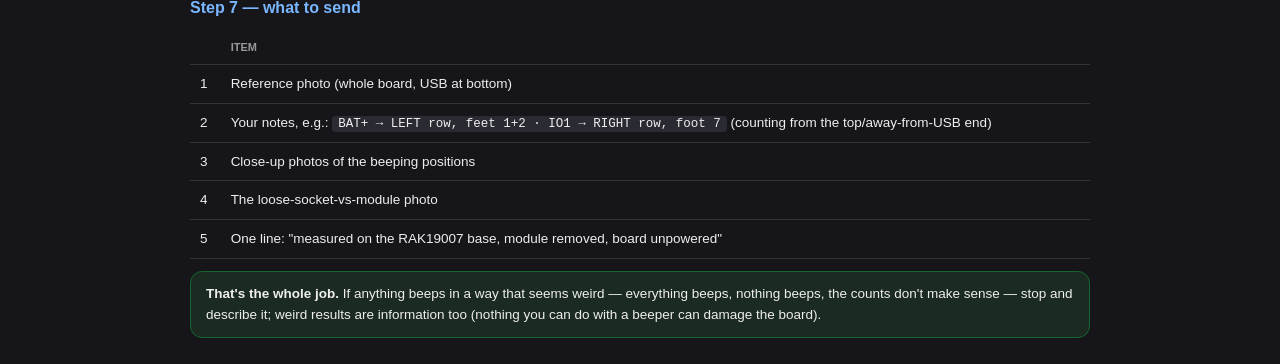
<file: mezzanine.html>
<!doctype html><html><head><meta charset="utf-8"><meta name="viewport" content="width=device-width,initial-scale=1">
<title>Bin Bypass — mezzanine orientation measurement</title>
<style>
body{font-family:-apple-system,sans-serif;background:#16161a;color:#eee;margin:0;padding:16px;max-width:900px;margin:auto;line-height:1.6}
h1{font-size:21px;margin-bottom:4px}h2{font-size:16px;margin:26px 0 8px;color:#7ab7ff}
.sub{color:#999;font-size:13px}
.rule{background:#1c2b22;border:1px solid #166534;border-radius:12px;padding:11px 15px;font-size:13.5px;margin:12px 0}
.warn{background:#2b1c1c;border-color:#7f1d1d}
.info{background:#1c2331;border-color:#1e40af}
table{width:100%;border-collapse:collapse;font-size:13.5px;margin:10px 0}
td,th{padding:8px 10px;text-align:left;border-bottom:1px solid #333;vertical-align:top}
th{color:#999;font-size:11px;text-transform:uppercase}
code{background:#2a2a32;border-radius:4px;padding:1px 6px;font-size:12.5px}
.big{font-size:15px;font-weight:700;color:#4ade80}
</style></head><body>

<h1>The mezzanine measurement — for Tamas</h1>
<div class="sub">Ten minutes · nothing is powered · you cannot break anything or hurt yourself · this unblocks the whole carrier board</div>

<div class="rule info"><b>What this is, in one line:</b> the module-to-base connector has no orientation mark, so we prove where two known signals physically sit by making the meter beep, and photograph the answer.</div>

<h2>Grab</h2>
<table>
<tr><td>1</td><td>One <b>mesh-kit base board</b> from the DigiKey box (leave unit 3 alone — it's working)</td></tr>
<tr><td>2</td><td>The RAK4631 module <b>unclipped</b> from it — we probe the EMPTY socket</td></tr>
<tr><td>3</td><td>Multimeter + the needle tips</td></tr>
<tr><td>4</td><td>Phone for photos · good light · reading glasses if they help — the feet are tiny</td></tr>
</table>

<h2>Step 1 — the reference photo (do this FIRST)</h2>
<div class="rule">Bare board flat on the bench, <b>USB connector pointing toward you</b> (down in the photo). Take one sharp photo of the whole board. Every position we record is described against THIS photo — it's the map everything hangs off. Don't move the board after; if you do, same orientation again.</div>

<h2>Step 2 — meter on beep mode</h2>
<div class="rule">Turn the dial to the symbol that looks like a <b>sound wave / speaker</b> (often shares a spot with the diode arrow — press the mode button until the display shows the sound symbol). Touch the two probe tips together: it should <b>beep</b>. That's the whole skill. Nothing is powered at any point.</div>

<h2>Step 3 — know your target</h2>
<div class="rule">The mezzanine socket is the small connector in the middle of the board where the module clips on. Don't poke inside it — the pins bend. Instead work on its <b>solder feet</b>: the two neat rows of tiny metal tabs along its long edges, 20 per side. In your reference photo orientation, call them the <b>LEFT row</b> and <b>RIGHT row</b>, feet numbered <b>1–20 counting from the TOP</b> (the end away from the USB).</div>

<h2>Step 4 — first signal: battery +</h2>
<table>
<tr><td class="big">4a</td><td>One needle tip pressed onto the <b>battery connector's + pin</b> (the JST socket — the + is marked on the silkscreen; it's also the pin the red wire goes to). Hold it there.</td></tr>
<tr><td class="big">4b</td><td>Other needle tip: touch each solder foot in turn. Start top-left, work down; then the right row. <b>Slow, one foot at a time.</b></td></tr>
<tr><td class="big">4c</td><td>When it beeps — note the position ("LEFT row, feet 1 and 2" style). Battery + usually lands on <b>two or three neighbouring feet</b> — that's normal and expected, record all of them.</td></tr>
<tr><td class="big">4d</td><td>Photo of the connector with your probe on a beeping foot (or mark the positions on a screenshot after).</td></tr>
</table>
<div class="rule warn"><b>The one trap:</b> a fat or tilted tip touching TWO feet at once fakes a beep on the wrong pin. Check yourself: probe two feet <i>next to</i> a beeping one — if everything beeps, you're bridging; use the very point of the needle.</div>

<h2>Step 5 — second signal: an IO pad at the other end</h2>
<div class="rule">One signal can't tell a flip from a match — we need a second, from a <b>different part of the connector</b>. Find a <b>silkscreen-labelled through-hole</b> on the board — names like <code>IO1</code>, <code>IO2</code>, <code>TXD</code>, <code>SW1</code>, <code>3V3</code> printed next to small holes (on the slot/header areas). Pick ONE with a clear label — <code>IO1</code> is ideal. Needle tip into (or onto) that hole, then hunt the feet again exactly like step 4. An IO signal should beep on <b>exactly one foot</b>. Record label + position + photo.</div>
<div class="rule info">If you can't find a labelled IO hole on the mini base, use <code>GND</code> instead (battery connector's − pin): it beeps on SEVERAL feet spread around — photograph which ones. The pattern of many-GND + the battery-pair is still enough for Tamas to orient the connector.</div>

<h2>Step 6 — the bonus photo Tamas can't get anywhere else</h2>
<div class="rule">From the drawer: one <b>loose AXK socket</b> (the DigiKey bag marked AXK5F40547YG). Photograph it next to the <b>underside of the RAK4631 module</b>, close up, so the little <b>notch/keying and the corner shapes</b> of both connectors are visible in one frame. This is the physical footprint reference his datasheets don't show.</div>

<h2>Step 7 — what to send</h2>
<table>
<tr><th></th><th>Item</th></tr>
<tr><td>1</td><td>Reference photo (whole board, USB at bottom)</td></tr>
<tr><td>2</td><td>Your notes, e.g.: <code>BAT+ → LEFT row, feet 1+2 · IO1 → RIGHT row, foot 7</code> (counting from the top/away-from-USB end)</td></tr>
<tr><td>3</td><td>Close-up photos of the beeping positions</td></tr>
<tr><td>4</td><td>The loose-socket-vs-module photo</td></tr>
<tr><td>5</td><td>One line: "measured on the RAK19007 base, module removed, board unpowered"</td></tr>
</table>

<div class="rule"><b>That's the whole job.</b> If anything beeps in a way that seems weird — everything beeps, nothing beeps, the counts don't make sense — stop and describe it; weird results are information too (nothing you can do with a beeper can damage the board).</div>

</body></html>
</file>
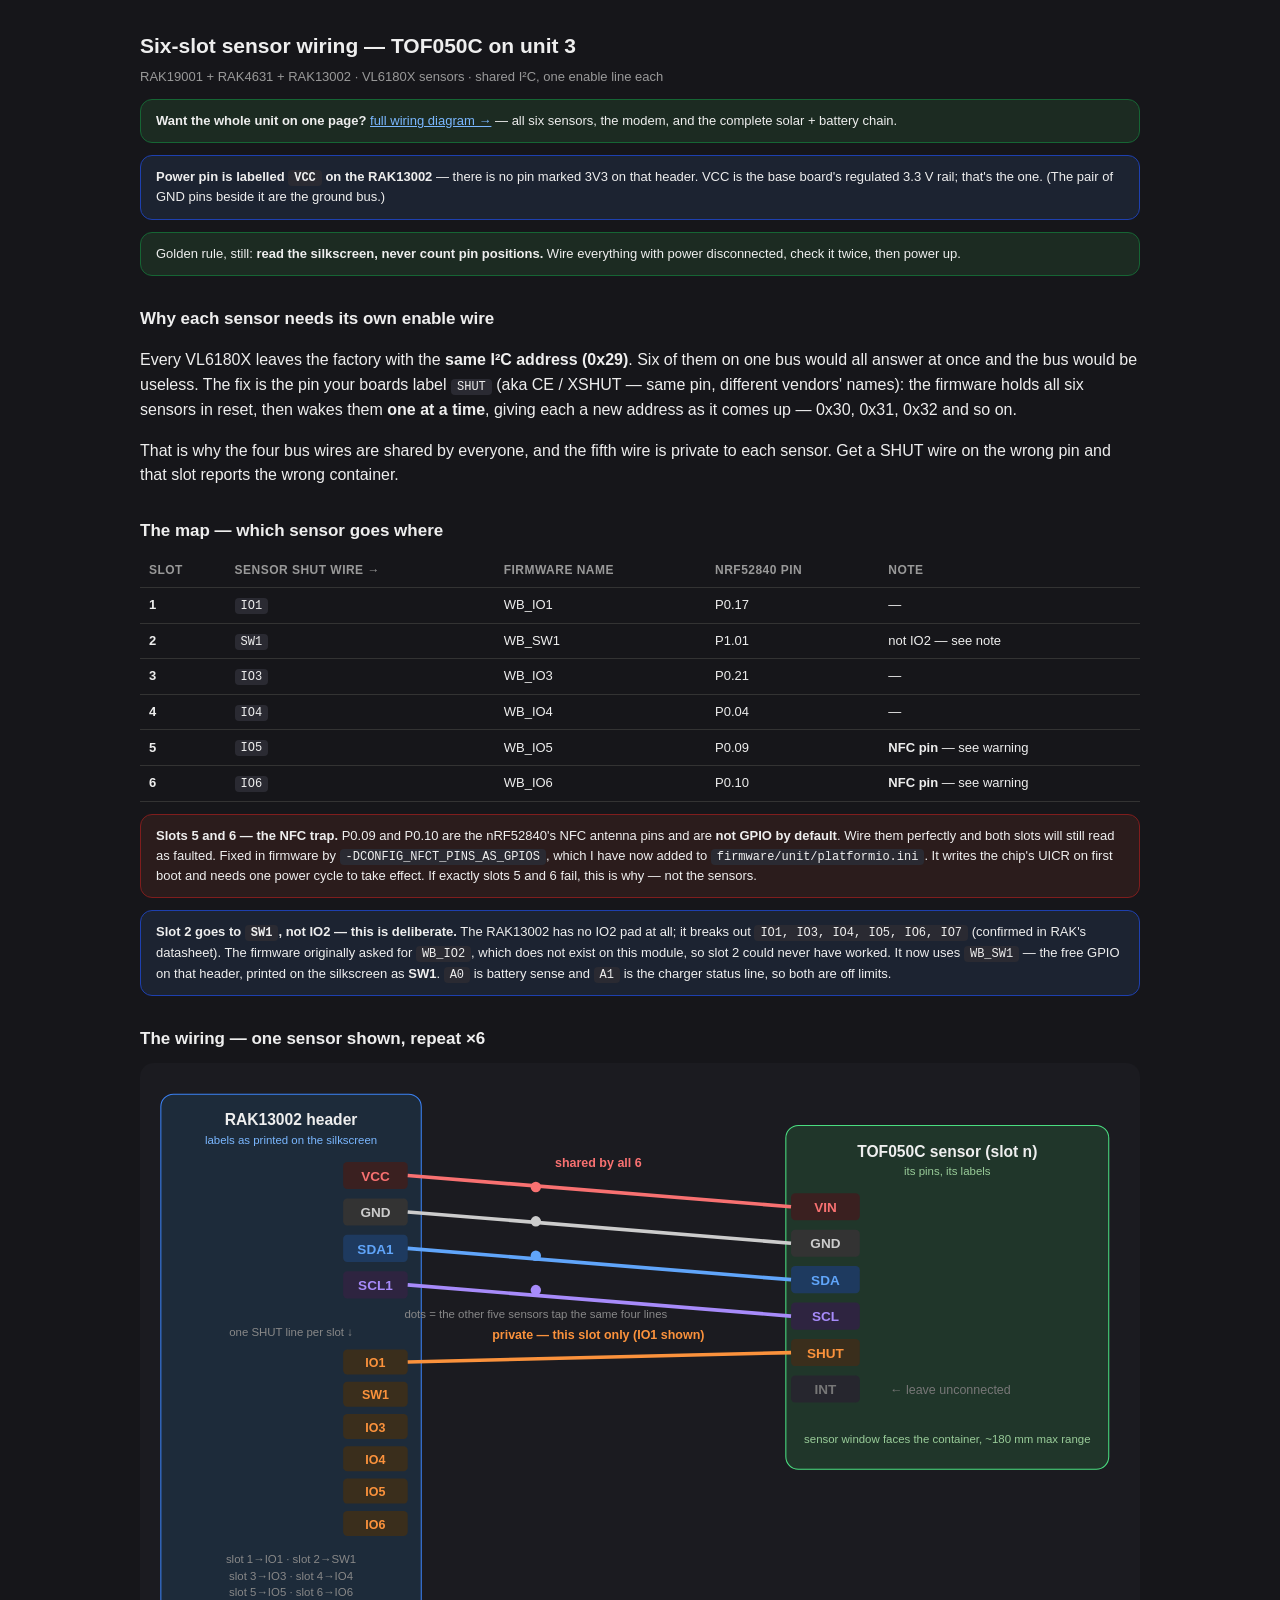
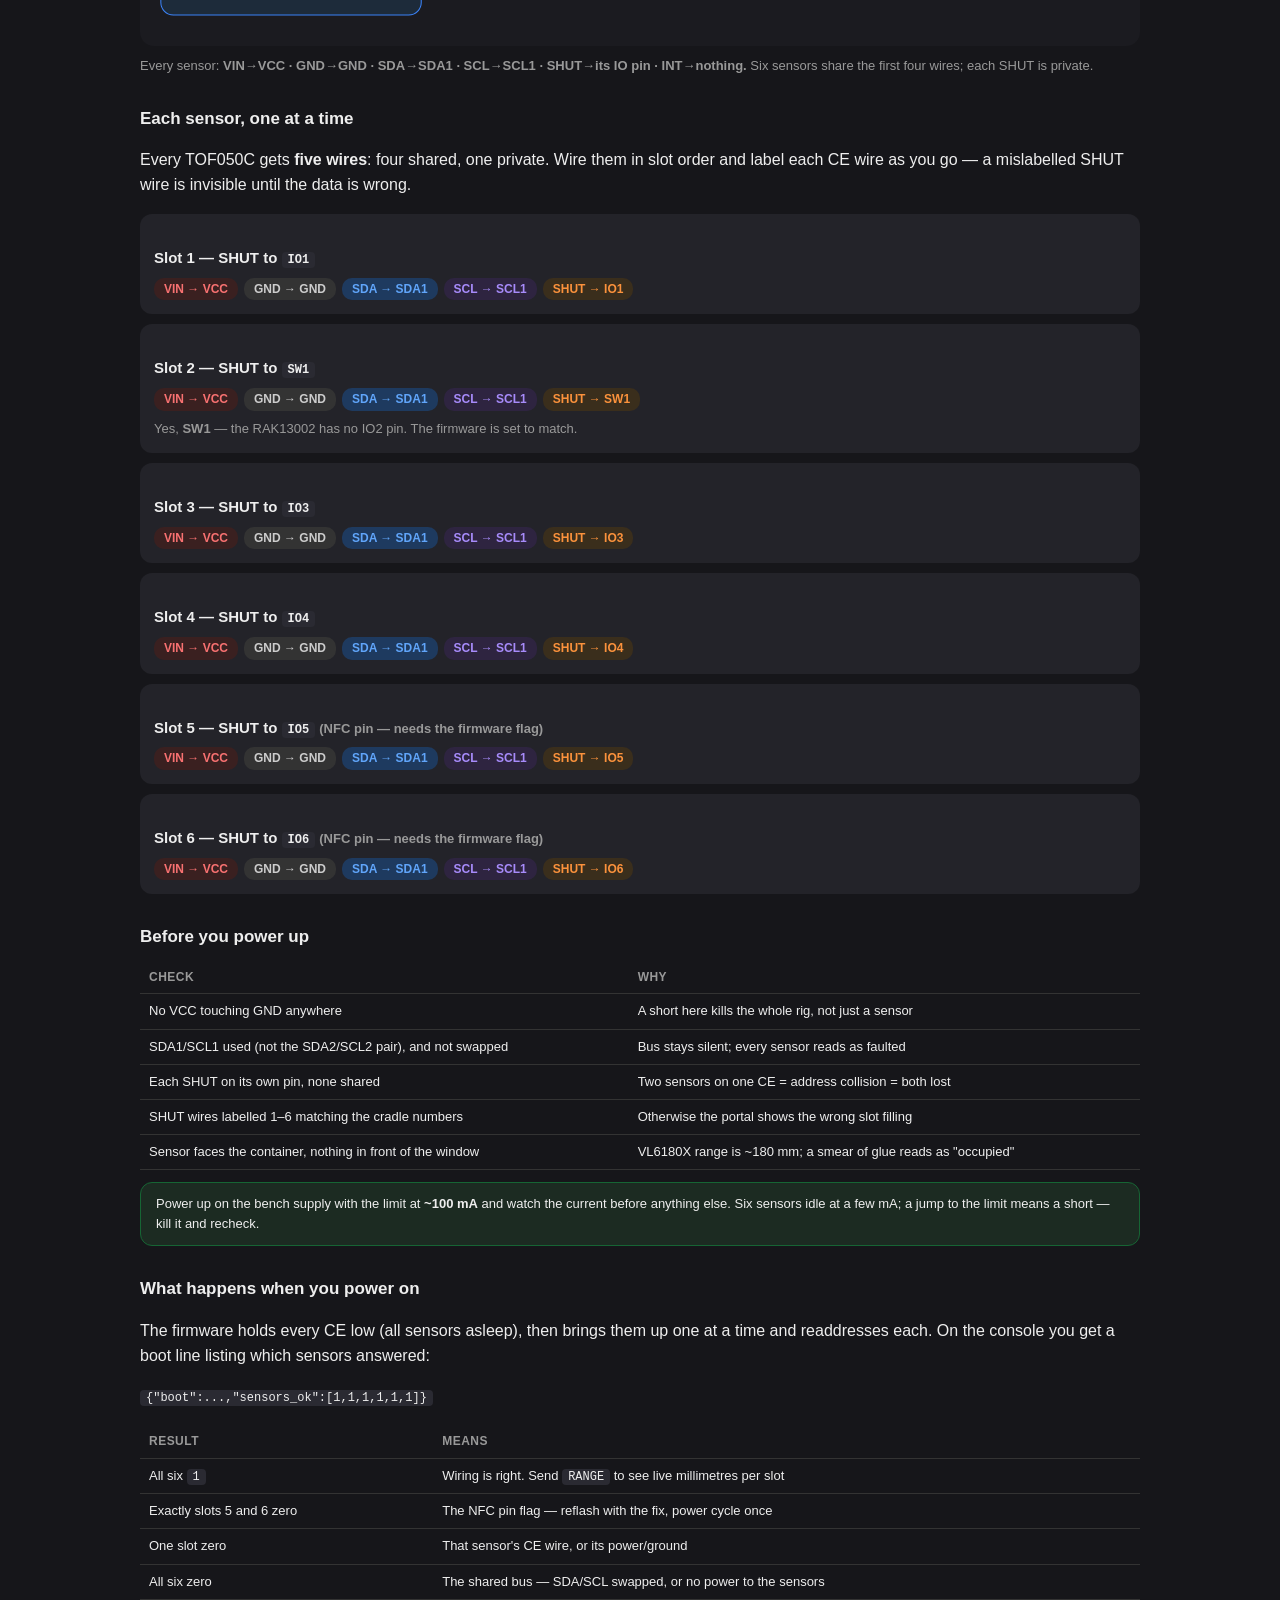
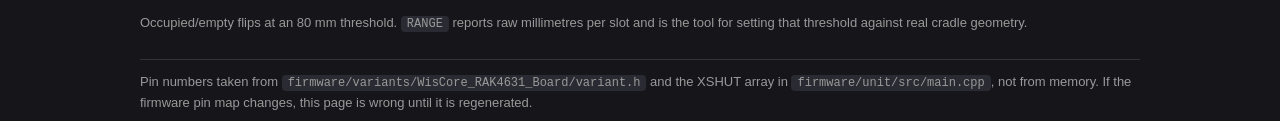
<file: sensors.html>
<!doctype html><html><head><meta charset="utf-8"><meta name="viewport" content="width=device-width,initial-scale=1">
<title>Bin Bypass — six-sensor wiring</title>
<style>
body{font-family:-apple-system,sans-serif;background:#16161a;color:#eee;margin:0;padding:16px;max-width:1000px;margin:auto;line-height:1.55}
h1{font-size:21px;margin-bottom:4px}h2{font-size:17px;margin:30px 0 8px}h3{font-size:15px;margin:18px 0 6px}
.sub{color:#999;font-size:13px}
.rule{background:#1c2b22;border:1px solid #166534;border-radius:12px;padding:11px 15px;font-size:13px;margin:12px 0}
.warn{background:#2b1c1c;border-color:#7f1d1d}
.info{background:#1c2331;border-color:#1e40af}
table{width:100%;border-collapse:collapse;font-size:13px;margin:10px 0}
th,td{padding:7px 9px;text-align:left;border-bottom:1px solid #333}
th{color:#999;font-weight:600;font-size:12px;text-transform:uppercase;letter-spacing:.04em}
code{background:#2a2a32;border-radius:4px;padding:1px 6px;font-size:12px}
svg{width:100%;height:auto;display:block;background:#1b1b20;border-radius:14px;margin:10px 0}
.sensor{background:#232329;border-radius:12px;padding:14px;margin:10px 0}
.pill{display:inline-block;border-radius:10px;padding:2px 10px;font-size:12px;font-weight:700;margin-right:6px}
.p3v3{background:#3a2020;color:#f87171}.pgnd{background:#333;color:#ccc}
.psda{background:#1e3a5f;color:#60a5fa}.pscl{background:#2e2440;color:#a78bfa}
.pce{background:#3a2e1c;color:#fb923c}
</style></head><body>

<h1>Six-slot sensor wiring — TOF050C on unit 3</h1>
<div class="sub">RAK19001 + RAK4631 + RAK13002 · VL6180X sensors · shared I²C, one enable line each</div>

<div class="rule"><b>Want the whole unit on one page?</b> <a href="full.html" style="color:#7ab7ff">full wiring diagram →</a> — all six sensors, the modem, and the complete solar + battery chain.</div>
<div class="rule info"><b>Power pin is labelled <code>VCC</code> on the RAK13002</b> — there is no pin marked 3V3 on that header. VCC is the base board's regulated 3.3 V rail; that's the one. (The pair of GND pins beside it are the ground bus.)</div>
<div class="rule">Golden rule, still: <b>read the silkscreen, never count pin positions.</b> Wire everything with power disconnected, check it twice, then power up.</div>

<h2>Why each sensor needs its own enable wire</h2>
<p>Every VL6180X leaves the factory with the <b>same I²C address (0x29)</b>. Six of them on one bus would all answer at once and the bus would be useless. The fix is the pin your boards label <code>SHUT</code> (aka CE / XSHUT — same pin, different vendors' names): the firmware holds all six sensors in reset, then wakes them <b>one at a time</b>, giving each a new address as it comes up — 0x30, 0x31, 0x32 and so on.</p>
<p>That is why the four bus wires are shared by everyone, and the fifth wire is private to each sensor. Get a SHUT wire on the wrong pin and that slot reports the wrong container.</p>

<h2>The map — which sensor goes where</h2>
<table>
<tr><th>Slot</th><th>Sensor SHUT wire →</th><th>Firmware name</th><th>nRF52840 pin</th><th>Note</th></tr>
<tr><td><b>1</b></td><td><code>IO1</code></td><td>WB_IO1</td><td>P0.17</td><td>—</td></tr>
<tr><td><b>2</b></td><td><code>SW1</code></td><td>WB_SW1</td><td>P1.01</td><td>not IO2 — see note</td></tr>
<tr><td><b>3</b></td><td><code>IO3</code></td><td>WB_IO3</td><td>P0.21</td><td>—</td></tr>
<tr><td><b>4</b></td><td><code>IO4</code></td><td>WB_IO4</td><td>P0.04</td><td>—</td></tr>
<tr><td><b>5</b></td><td><code>IO5</code></td><td>WB_IO5</td><td>P0.09</td><td><b>NFC pin</b> — see warning</td></tr>
<tr><td><b>6</b></td><td><code>IO6</code></td><td>WB_IO6</td><td>P0.10</td><td><b>NFC pin</b> — see warning</td></tr>
</table>

<div class="rule warn"><b>Slots 5 and 6 — the NFC trap.</b> P0.09 and P0.10 are the nRF52840's NFC antenna pins and are <b>not GPIO by default</b>. Wire them perfectly and both slots will still read as faulted. Fixed in firmware by <code>-DCONFIG_NFCT_PINS_AS_GPIOS</code>, which I have now added to <code>firmware/unit/platformio.ini</code>. It writes the chip's UICR on first boot and needs one power cycle to take effect. If exactly slots 5 and 6 fail, this is why — not the sensors.</div>

<div class="rule info"><b>Slot 2 goes to <code>SW1</code>, not IO2 — this is deliberate.</b> The RAK13002 has no IO2 pad at all; it breaks out <code>IO1, IO3, IO4, IO5, IO6, IO7</code> (confirmed in RAK's datasheet). The firmware originally asked for <code>WB_IO2</code>, which does not exist on this module, so slot 2 could never have worked. It now uses <code>WB_SW1</code> — the free GPIO on that header, printed on the silkscreen as <b>SW1</b>. <code>A0</code> is battery sense and <code>A1</code> is the charger status line, so both are off limits.</div>

<h2>The wiring — one sensor shown, repeat ×6</h2>
<svg viewBox="0 0 960 560" font-family="-apple-system,sans-serif">
<!-- RAK13002 -->
<rect x="20" y="30" width="250" height="500" rx="12" fill="#1d2b3a" stroke="#3b82f6"/>
<text x="145" y="60" fill="#eee" text-anchor="middle" font-size="15" font-weight="700">RAK13002 header</text>
<text x="145" y="78" fill="#7ab7ff" text-anchor="middle" font-size="11">labels as printed on the silkscreen</text>

<rect x="195" y="95" width="62" height="26" rx="4" fill="#3a2020"/><text x="226" y="113" fill="#f87171" text-anchor="middle" font-size="13" font-weight="700">VCC</text>
<rect x="195" y="130" width="62" height="26" rx="4" fill="#333"/><text x="226" y="148" fill="#ccc" text-anchor="middle" font-size="13" font-weight="700">GND</text>
<rect x="195" y="165" width="62" height="26" rx="4" fill="#1e3a5f"/><text x="226" y="183" fill="#60a5fa" text-anchor="middle" font-size="13" font-weight="700">SDA1</text>
<rect x="195" y="200" width="62" height="26" rx="4" fill="#2e2440"/><text x="226" y="218" fill="#a78bfa" text-anchor="middle" font-size="13" font-weight="700">SCL1</text>

<text x="145" y="262" fill="#888" text-anchor="middle" font-size="11">one SHUT line per slot ↓</text>
<rect x="195" y="275" width="62" height="24" rx="4" fill="#3a2e1c"/><text x="226" y="292" fill="#fb923c" text-anchor="middle" font-size="12" font-weight="700">IO1</text>
<rect x="195" y="306" width="62" height="24" rx="4" fill="#3a2e1c"/><text x="226" y="323" fill="#fb923c" text-anchor="middle" font-size="12" font-weight="700">SW1</text>
<rect x="195" y="337" width="62" height="24" rx="4" fill="#3a2e1c"/><text x="226" y="354" fill="#fb923c" text-anchor="middle" font-size="12" font-weight="700">IO3</text>
<rect x="195" y="368" width="62" height="24" rx="4" fill="#3a2e1c"/><text x="226" y="385" fill="#fb923c" text-anchor="middle" font-size="12" font-weight="700">IO4</text>
<rect x="195" y="399" width="62" height="24" rx="4" fill="#3a2e1c"/><text x="226" y="416" fill="#fb923c" text-anchor="middle" font-size="12" font-weight="700">IO5</text>
<rect x="195" y="430" width="62" height="24" rx="4" fill="#3a2e1c"/><text x="226" y="447" fill="#fb923c" text-anchor="middle" font-size="12" font-weight="700">IO6</text>
<text x="145" y="480" fill="#888" text-anchor="middle" font-size="11">slot 1→IO1 · slot 2→SW1</text>
<text x="145" y="496" fill="#888" text-anchor="middle" font-size="11">slot 3→IO3 · slot 4→IO4</text>
<text x="145" y="512" fill="#888" text-anchor="middle" font-size="11">slot 5→IO5 · slot 6→IO6</text>

<!-- Sensor -->
<rect x="620" y="60" width="310" height="330" rx="12" fill="#20362a" stroke="#4ade80"/>
<text x="775" y="90" fill="#eee" text-anchor="middle" font-size="15" font-weight="700">TOF050C sensor (slot n)</text>
<text x="775" y="108" fill="#9c9" text-anchor="middle" font-size="11">its pins, its labels</text>

<rect x="625" y="125" width="66" height="26" rx="4" fill="#3a2020"/><text x="658" y="143" fill="#f87171" text-anchor="middle" font-size="13" font-weight="700">VIN</text>
<rect x="625" y="160" width="66" height="26" rx="4" fill="#333"/><text x="658" y="178" fill="#ccc" text-anchor="middle" font-size="13" font-weight="700">GND</text>
<rect x="625" y="195" width="66" height="26" rx="4" fill="#1e3a5f"/><text x="658" y="213" fill="#60a5fa" text-anchor="middle" font-size="13" font-weight="700">SDA</text>
<rect x="625" y="230" width="66" height="26" rx="4" fill="#2e2440"/><text x="658" y="248" fill="#a78bfa" text-anchor="middle" font-size="13" font-weight="700">SCL</text>
<rect x="625" y="265" width="66" height="26" rx="4" fill="#3a2e1c"/><text x="658" y="283" fill="#fb923c" text-anchor="middle" font-size="13" font-weight="700">SHUT</text>
<rect x="625" y="300" width="66" height="26" rx="4" fill="#26262e"/><text x="658" y="318" fill="#777" text-anchor="middle" font-size="13" font-weight="700">INT</text>
<text x="720" y="318" fill="#777" font-size="12">← leave unconnected</text>
<text x="775" y="365" fill="#9c9" text-anchor="middle" font-size="11">sensor window faces the container, ~180 mm max range</text>

<!-- wires -->
<path d="M257 108 L625 138" stroke="#f87171" stroke-width="3.5" fill="none"/>
<path d="M257 143 L625 173" stroke="#ccc" stroke-width="3.5" fill="none"/>
<path d="M257 178 L625 208" stroke="#60a5fa" stroke-width="3.5" fill="none"/>
<path d="M257 213 L625 243" stroke="#a78bfa" stroke-width="3.5" fill="none"/>
<path d="M257 287 L625 278" stroke="#fb923c" stroke-width="3.5" fill="none" stroke-dasharray="0"/>
<text x="440" y="100" fill="#f87171" text-anchor="middle" font-size="12" font-weight="700">shared by all 6</text>
<text x="440" y="265" fill="#fb923c" text-anchor="middle" font-size="12" font-weight="700">private — this slot only (IO1 shown)</text>

<!-- shared tap note -->
<circle cx="380" cy="119" r="5" fill="#f87171"/><circle cx="380" cy="152" r="5" fill="#ccc"/><circle cx="380" cy="185" r="5" fill="#60a5fa"/><circle cx="380" cy="218" r="5" fill="#a78bfa"/>
<text x="380" y="245" fill="#888" text-anchor="middle" font-size="11">dots = the other five sensors tap the same four lines</text>
</svg>
<div class="sub" style="margin:6px 0 18px">Every sensor: <b>VIN→VCC · GND→GND · SDA→SDA1 · SCL→SCL1 · SHUT→its IO pin · INT→nothing.</b> Six sensors share the first four wires; each SHUT is private.</div>

<h2>Each sensor, one at a time</h2>
<p>Every TOF050C gets <b>five wires</b>: four shared, one private. Wire them in slot order and label each CE wire as you go — a mislabelled SHUT wire is invisible until the data is wrong.</p>

<div class="sensor"><h3>Slot 1 — SHUT to <code>IO1</code></h3>
<span class="pill p3v3">VIN → VCC</span><span class="pill pgnd">GND → GND</span><span class="pill psda">SDA → SDA1</span><span class="pill pscl">SCL → SCL1</span><span class="pill pce">SHUT → IO1</span></div>

<div class="sensor"><h3>Slot 2 — SHUT to <code>SW1</code></h3>
<span class="pill p3v3">VIN → VCC</span><span class="pill pgnd">GND → GND</span><span class="pill psda">SDA → SDA1</span><span class="pill pscl">SCL → SCL1</span><span class="pill pce">SHUT → SW1</span>
<div class="sub" style="margin-top:8px">Yes, <b>SW1</b> — the RAK13002 has no IO2 pin. The firmware is set to match.</div></div>

<div class="sensor"><h3>Slot 3 — SHUT to <code>IO3</code></h3>
<span class="pill p3v3">VIN → VCC</span><span class="pill pgnd">GND → GND</span><span class="pill psda">SDA → SDA1</span><span class="pill pscl">SCL → SCL1</span><span class="pill pce">SHUT → IO3</span></div>

<div class="sensor"><h3>Slot 4 — SHUT to <code>IO4</code></h3>
<span class="pill p3v3">VIN → VCC</span><span class="pill pgnd">GND → GND</span><span class="pill psda">SDA → SDA1</span><span class="pill pscl">SCL → SCL1</span><span class="pill pce">SHUT → IO4</span></div>

<div class="sensor"><h3>Slot 5 — SHUT to <code>IO5</code> <span class="sub">(NFC pin — needs the firmware flag)</span></h3>
<span class="pill p3v3">VIN → VCC</span><span class="pill pgnd">GND → GND</span><span class="pill psda">SDA → SDA1</span><span class="pill pscl">SCL → SCL1</span><span class="pill pce">SHUT → IO5</span></div>

<div class="sensor"><h3>Slot 6 — SHUT to <code>IO6</code> <span class="sub">(NFC pin — needs the firmware flag)</span></h3>
<span class="pill p3v3">VIN → VCC</span><span class="pill pgnd">GND → GND</span><span class="pill psda">SDA → SDA1</span><span class="pill pscl">SCL → SCL1</span><span class="pill pce">SHUT → IO6</span></div>

<h2>Before you power up</h2>
<table>
<tr><th>Check</th><th>Why</th></tr>
<tr><td>No VCC touching GND anywhere</td><td>A short here kills the whole rig, not just a sensor</td></tr>
<tr><td>SDA1/SCL1 used (not the SDA2/SCL2 pair), and not swapped</td><td>Bus stays silent; every sensor reads as faulted</td></tr>
<tr><td>Each SHUT on its own pin, none shared</td><td>Two sensors on one CE = address collision = both lost</td></tr>
<tr><td>SHUT wires labelled 1–6 matching the cradle numbers</td><td>Otherwise the portal shows the wrong slot filling</td></tr>
<tr><td>Sensor faces the container, nothing in front of the window</td><td>VL6180X range is ~180 mm; a smear of glue reads as "occupied"</td></tr>
</table>

<div class="rule">Power up on the bench supply with the limit at <b>~100 mA</b> and watch the current before anything else. Six sensors idle at a few mA; a jump to the limit means a short — kill it and recheck.</div>

<h2>What happens when you power on</h2>
<p>The firmware holds every CE low (all sensors asleep), then brings them up one at a time and readdresses each. On the console you get a boot line listing which sensors answered:</p>
<p><code>{"boot":...,"sensors_ok":[1,1,1,1,1,1]}</code></p>
<table>
<tr><th>Result</th><th>Means</th></tr>
<tr><td>All six <code>1</code></td><td>Wiring is right. Send <code>RANGE</code> to see live millimetres per slot</td></tr>
<tr><td>Exactly slots 5 and 6 zero</td><td>The NFC pin flag — reflash with the fix, power cycle once</td></tr>
<tr><td>One slot zero</td><td>That sensor's CE wire, or its power/ground</td></tr>
<tr><td>All six zero</td><td>The shared bus — SDA/SCL swapped, or no power to the sensors</td></tr>
</table>

<p class="sub">Occupied/empty flips at an 80 mm threshold. <code>RANGE</code> reports raw millimetres per slot and is the tool for setting that threshold against real cradle geometry.</p>

<div class="sub" style="margin-top:26px;border-top:1px solid #333;padding-top:12px">Pin numbers taken from <code>firmware/variants/WisCore_RAK4631_Board/variant.h</code> and the XSHUT array in <code>firmware/unit/src/main.cpp</code>, not from memory. If the firmware pin map changes, this page is wrong until it is regenerated.</div>
</body></html>
</file>
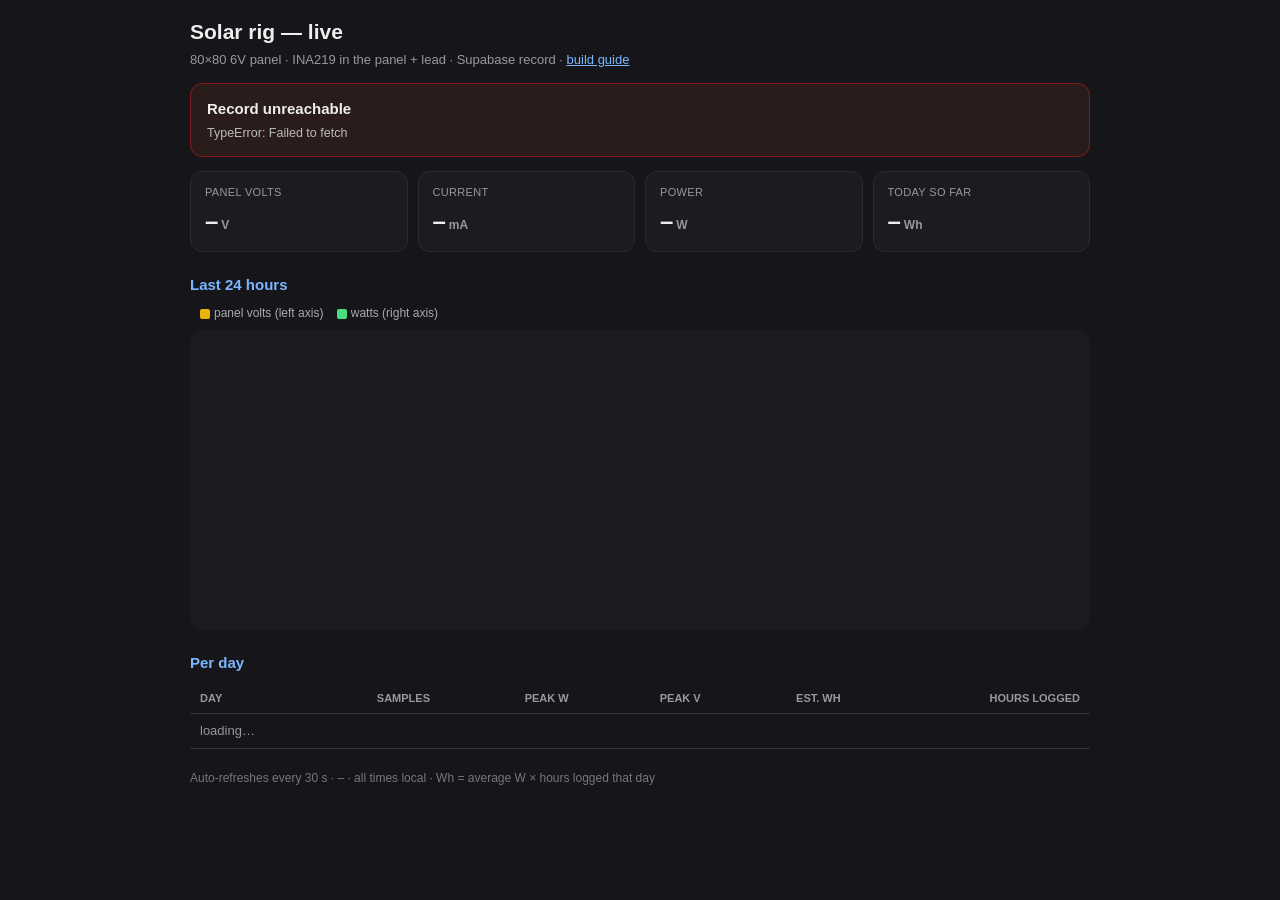
<file: solar-live.html>
<!doctype html><html><head><meta charset="utf-8"><meta name="viewport" content="width=device-width,initial-scale=1">
<title>Bin Bypass — solar rig live</title>
<style>
body{font-family:-apple-system,sans-serif;background:#16161a;color:#eee;margin:0;padding:16px;max-width:900px;margin:auto;line-height:1.5}
h1{font-size:21px;margin:0 0 2px}h2{font-size:15px;margin:22px 0 8px;color:#7ab7ff}
.sub{color:#999;font-size:13px}
a{color:#7ab7ff}
.status{border-radius:12px;padding:14px 16px;margin:14px 0;font-size:15px;font-weight:700}
.ok{background:#1c2b22;border:1px solid #166534}
.stale{background:#2b1c1c;border:1px solid #7f1d1d}
.unknown{background:#1c2331;border:1px solid #1e40af}
.status small{display:block;font-weight:400;color:#bbb;font-size:12.5px;margin-top:3px}
.tiles{display:grid;grid-template-columns:repeat(auto-fit,minmax(120px,1fr));gap:10px;margin:12px 0}
.tile{background:#1b1b20;border:1px solid #2a2a32;border-radius:12px;padding:12px 14px}
.tile .k{color:#999;font-size:11px;text-transform:uppercase;letter-spacing:.03em}
.tile .v{font-size:24px;font-weight:700;margin-top:2px}
.tile .u{font-size:12px;color:#999;margin-left:3px}
canvas{width:100%;height:auto;display:block;background:#1b1b20;border-radius:14px;margin:8px 0}
table{width:100%;border-collapse:collapse;font-size:13.5px;margin:8px 0}
td,th{padding:7px 10px;text-align:left;border-bottom:1px solid #333}
th{color:#999;font-size:11px;text-transform:uppercase}
td.n,th.n{text-align:right;font-variant-numeric:tabular-nums}
.foot{color:#777;font-size:12px;margin-top:20px}
.legend{font-size:12px;color:#aaa;margin:4px 0}
.legend b{display:inline-block;width:10px;height:10px;border-radius:2px;margin:0 4px 0 10px;vertical-align:middle}
</style></head><body>

<h1>Solar rig — live</h1>
<div class="sub">80×80 6V panel · INA219 in the panel + lead · Supabase record · <a href="solar.html">build guide</a></div>

<div id="status" class="status unknown">Loading…</div>

<div class="tiles">
  <div class="tile"><div class="k">Panel volts</div><div class="v"><span id="v">–</span><span class="u">V</span></div></div>
  <div class="tile"><div class="k">Current</div><div class="v"><span id="i">–</span><span class="u">mA</span></div></div>
  <div class="tile"><div class="k">Power</div><div class="v"><span id="w">–</span><span class="u">W</span></div></div>
  <div class="tile"><div class="k">Today so far</div><div class="v"><span id="wh">–</span><span class="u">Wh</span></div></div>
</div>

<h2>Last 24 hours</h2>
<div class="legend"><b style="background:#eab308"></b>panel volts (left axis) <b style="background:#4ade80"></b>watts (right axis)</div>
<canvas id="chart" width="900" height="300"></canvas>

<h2>Per day</h2>
<table><thead><tr><th>Day</th><th class="n">Samples</th><th class="n">Peak W</th><th class="n">Peak V</th><th class="n">Est. Wh</th><th class="n">Hours logged</th></tr></thead>
<tbody id="days"><tr><td colspan="6" class="sub">loading…</td></tr></tbody></table>

<div class="foot">Auto-refreshes every 30 s · <span id="upd">–</span> · all times local · Wh = average W × hours logged that day</div>

<script>
const URL_ = "https://kyjrqpibtncvhxwcaovx.supabase.co/rest/v1/solar_readings";
const KEY = "sb_publishable_Q-XPiRdglnQscTd1Alh5UQ_hs4TWIsc"; // publishable, read-only via RLS
const $ = id => document.getElementById(id);

function ts(s){ // tolerate 5/6-digit fractional seconds
  s = s.replace("Z","+00:00");
  const m = s.match(/^(.*?)(?:\.(\d+))?([+-]\d\d:\d\d)$/);
  return new Date(m ? `${m[1]}.${(m[2]||"0").slice(0,3).padEnd(3,"0")}${m[3]}` : s);
}
const f2 = x => (x==null||isNaN(x)) ? "–" : x.toFixed(2);
const day = d => d.toLocaleDateString("en-AU",{weekday:"short",day:"2-digit",month:"short"});
const hm = d => d.toLocaleTimeString("en-AU",{hour:"2-digit",minute:"2-digit"});

async function load(){
  let rows=[];
  try{
    // Supabase caps each request at 1000 rows; page back until 7 days old (max 25 pages).
    const cutoff = Date.now() - 7*86400e3;
    for(let page=0; page<25; page++){
      const r = await fetch(`${URL_}?select=received_at,panel_v,batt_v,charging&order=id.desc&limit=1000&offset=${page*1000}`,{headers:{apikey:KEY}});
      const chunk = await r.json();
      if(!Array.isArray(chunk)) throw new Error(JSON.stringify(chunk).slice(0,120));
      rows.push(...chunk);
      if(chunk.length<1000 || ts(chunk[chunk.length-1].received_at) < cutoff) break;
    }
  }catch(e){
    $("status").className="status stale"; $("status").innerHTML=`Record unreachable<small>${e}</small>`; return;
  }
  $("upd").textContent = "updated " + new Date().toLocaleTimeString("en-AU");
  if(!rows.length){ $("status").className="status unknown"; $("status").textContent="No readings yet"; return; }

  rows.forEach(x=>{ x.t=ts(x.received_at); x.v=+x.panel_v||0; x.w=+x.batt_v||0; x.i=x.v>0? x.w/x.v*1000:0; });
  const latest = rows[0], now = new Date();
  const ageS = (now-latest.t)/1000;

  // expected cadence from recent gaps (bench 5s, production 300s)
  const gaps=[]; for(let k=0;k<Math.min(rows.length-1,20);k++) gaps.push((rows[k].t-rows[k+1].t)/1000);
  gaps.sort((a,b)=>a-b); const cadence = gaps.length? gaps[Math.floor(gaps.length/2)] : 300;
  // deep-sleep logger posts a burst every ~5 min; treat anything under 12 min as alive
  const staleAfter = Math.max(720, cadence*3);
  const ageTxt = ageS<90 ? `${Math.round(ageS)} s ago` : ageS<5400 ? `${Math.round(ageS/60)} min ago` : `${(ageS/3600).toFixed(1)} h ago`;
  if(ageS < staleAfter){
    $("status").className="status ok";
    $("status").innerHTML=`RECORDING<small>last reading ${ageTxt} · posting about every ${cadence<60? Math.round(cadence)+" s" : Math.round(cadence/60)+" min"}</small>`;
  }else{
    $("status").className="status stale";
    $("status").innerHTML=`NOT RECORDING<small>last reading ${ageTxt} (${latest.t.toLocaleString("en-AU")}) — board off, off Wi-Fi, or asleep</small>`;
  }
  $("v").textContent=f2(latest.v); $("i").textContent=f2(latest.i); $("w").textContent=f2(latest.w);

  // per-day
  const days={};
  for(const x of rows){ const k=x.t.toDateString(); (days[k] ||= {d:x.t,n:0,ws:0,wm:0,vm:0,first:x.t,last:x.t});
    const D=days[k]; D.n++; D.ws+=x.w; D.wm=Math.max(D.wm,x.w); D.vm=Math.max(D.vm,x.v);
    if(x.t<D.first) D.first=x.t; if(x.t>D.last) D.last=x.t; }
  const list=Object.values(days).sort((a,b)=>b.d-a.d);
  const wh = D => { const h=Math.max((D.last-D.first)/36e5,1e-9); return (D.ws/D.n)*h; };
  $("days").innerHTML = list.map(D=>`<tr><td>${day(D.d)}</td><td class="n">${D.n}</td><td class="n">${D.wm.toFixed(3)}</td><td class="n">${D.vm.toFixed(2)}</td><td class="n">${wh(D).toFixed(3)}</td><td class="n">${((D.last-D.first)/36e5).toFixed(2)}</td></tr>`).join("");
  const today = days[now.toDateString()]; $("wh").textContent = today ? wh(today).toFixed(3) : "0.000";

  // chart: last 24 h
  const cut = now - 24*3600e3;
  const pts = rows.filter(x=>x.t>=cut).reverse();
  const c=$("chart"), g=c.getContext("2d"), W=c.width, H=c.height, L=46, R=46, T=14, B=34;
  g.clearRect(0,0,W,H); g.fillStyle="#1b1b20"; g.fillRect(0,0,W,H);
  if(pts.length<2){ g.fillStyle="#777"; g.font="14px -apple-system,sans-serif"; g.fillText("no readings in the last 24 h", L, H/2); return; }
  const t0=pts[0].t.getTime(), t1=pts[pts.length-1].t.getTime()||t0+1;
  const vMax=Math.max(7,...pts.map(p=>p.v))*1.05, wMax=Math.max(0.05,...pts.map(p=>p.w))*1.1;
  const X=t=>L+(t-t0)/(t1-t0||1)*(W-L-R), Yv=v=>T+(1-v/vMax)*(H-T-B), Yw=w=>T+(1-w/wMax)*(H-T-B);
  g.strokeStyle="#2a2a32"; g.lineWidth=1; g.font="11px -apple-system,sans-serif"; g.fillStyle="#888";
  for(let k=0;k<=4;k++){ const y=T+k*(H-T-B)/4; g.beginPath(); g.moveTo(L,y); g.lineTo(W-R,y); g.stroke();
    g.textAlign="right"; g.fillStyle="#eab308"; g.fillText((vMax*(1-k/4)).toFixed(1)+"V", L-4, y+4);
    g.textAlign="left"; g.fillStyle="#4ade80"; g.fillText((wMax*(1-k/4)).toFixed(2)+"W", W-R+4, y+4); }
  g.fillStyle="#888"; g.textAlign="center";
  for(let k=0;k<=6;k++){ const t=t0+k*(t1-t0)/6; g.fillText(hm(new Date(t)), X(t), H-10); }
  const line=(key,Y,col)=>{ g.strokeStyle=col; g.lineWidth=2; g.beginPath(); pts.forEach((p,i)=>{ const x=X(p.t.getTime()), y=Y(p[key]); i?g.lineTo(x,y):g.moveTo(x,y); }); g.stroke(); };
  line("v",Yv,"#eab308"); line("w",Yw,"#4ade80");
}
load(); setInterval(load, 30000);
</script>
</body></html>
</file>
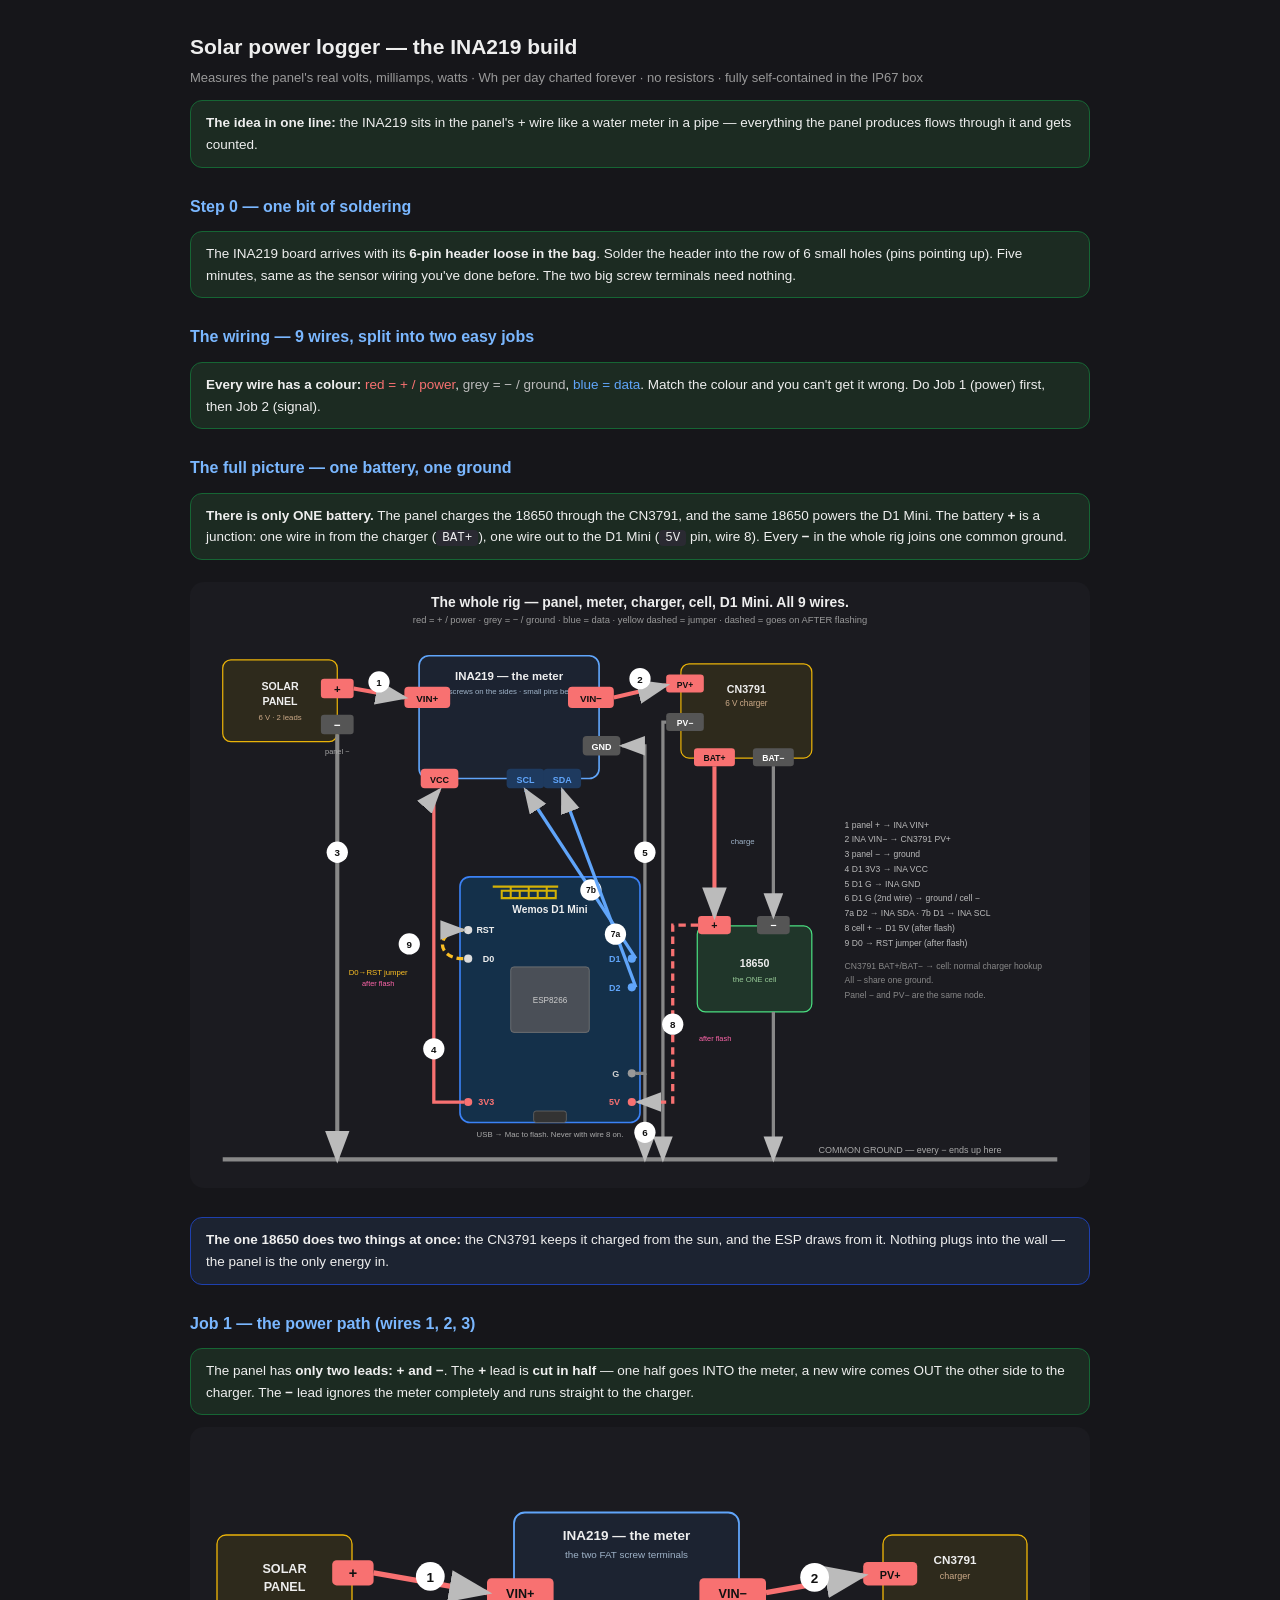
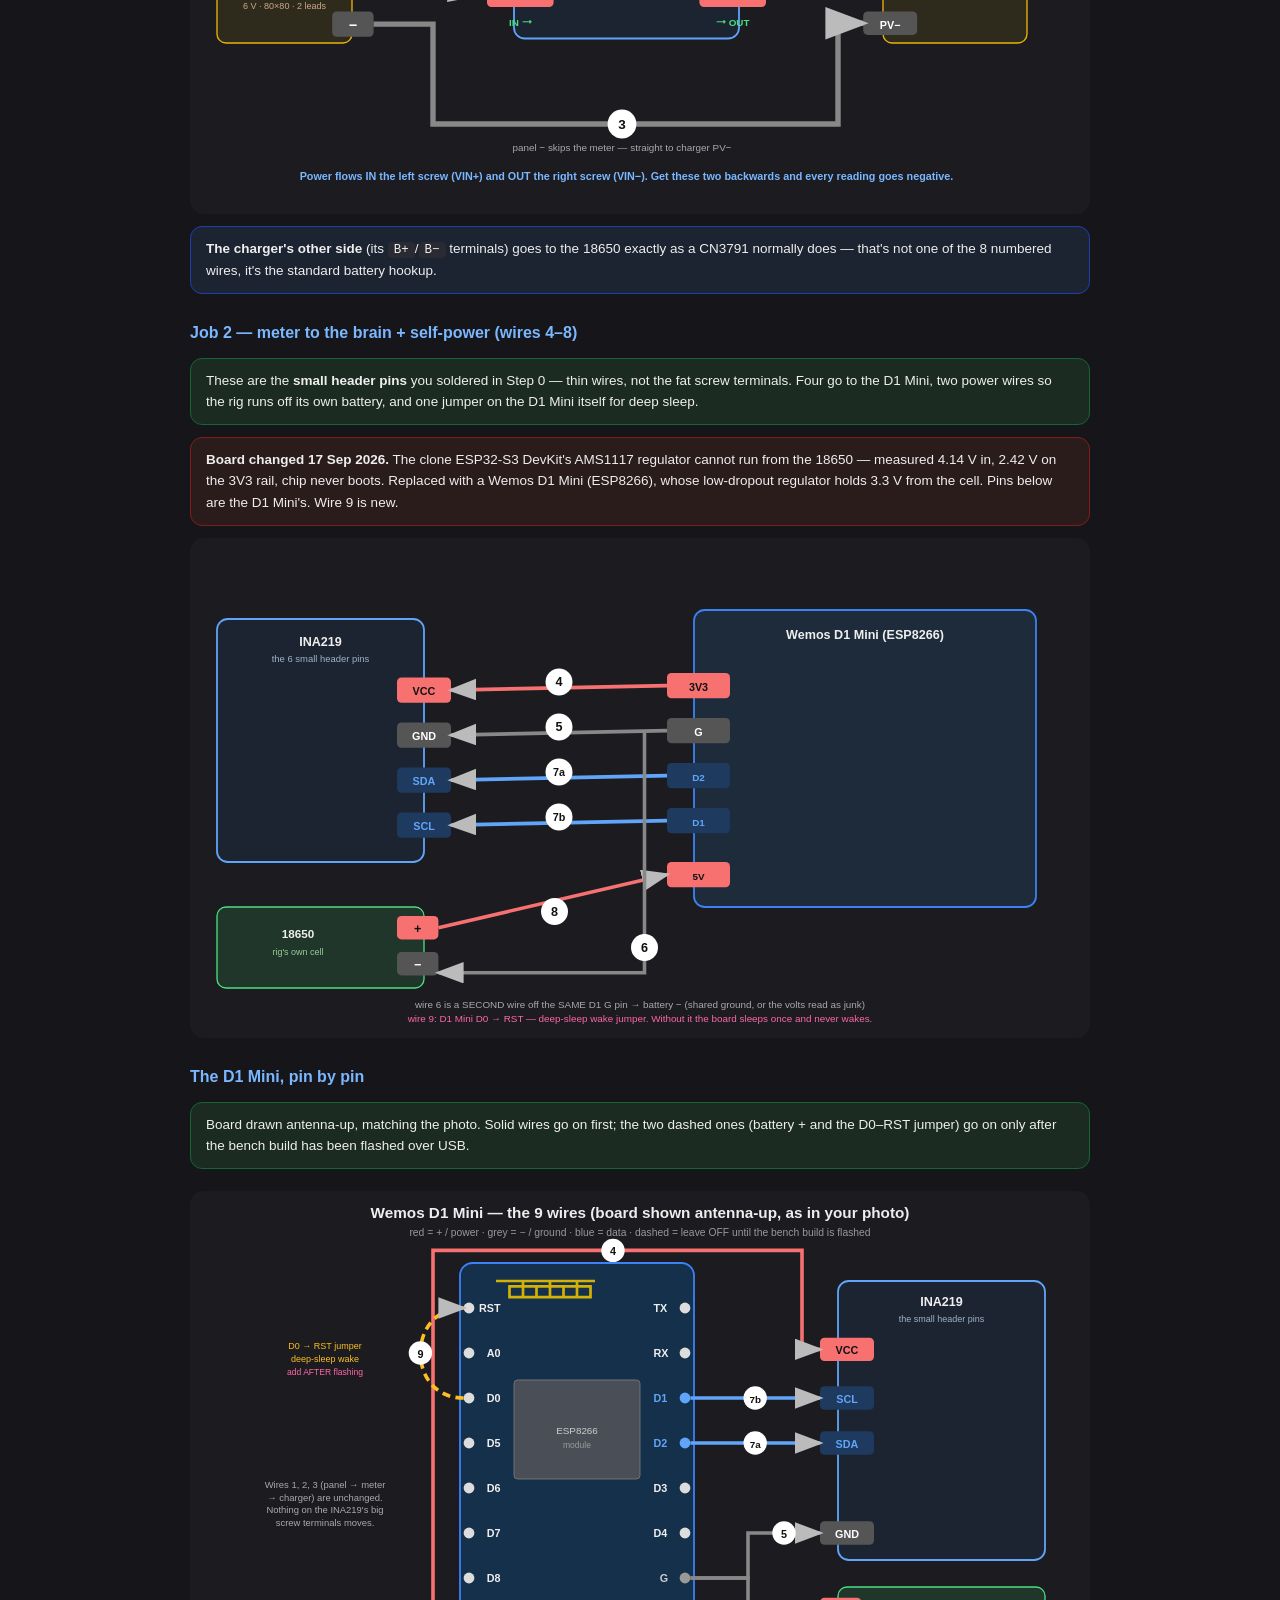
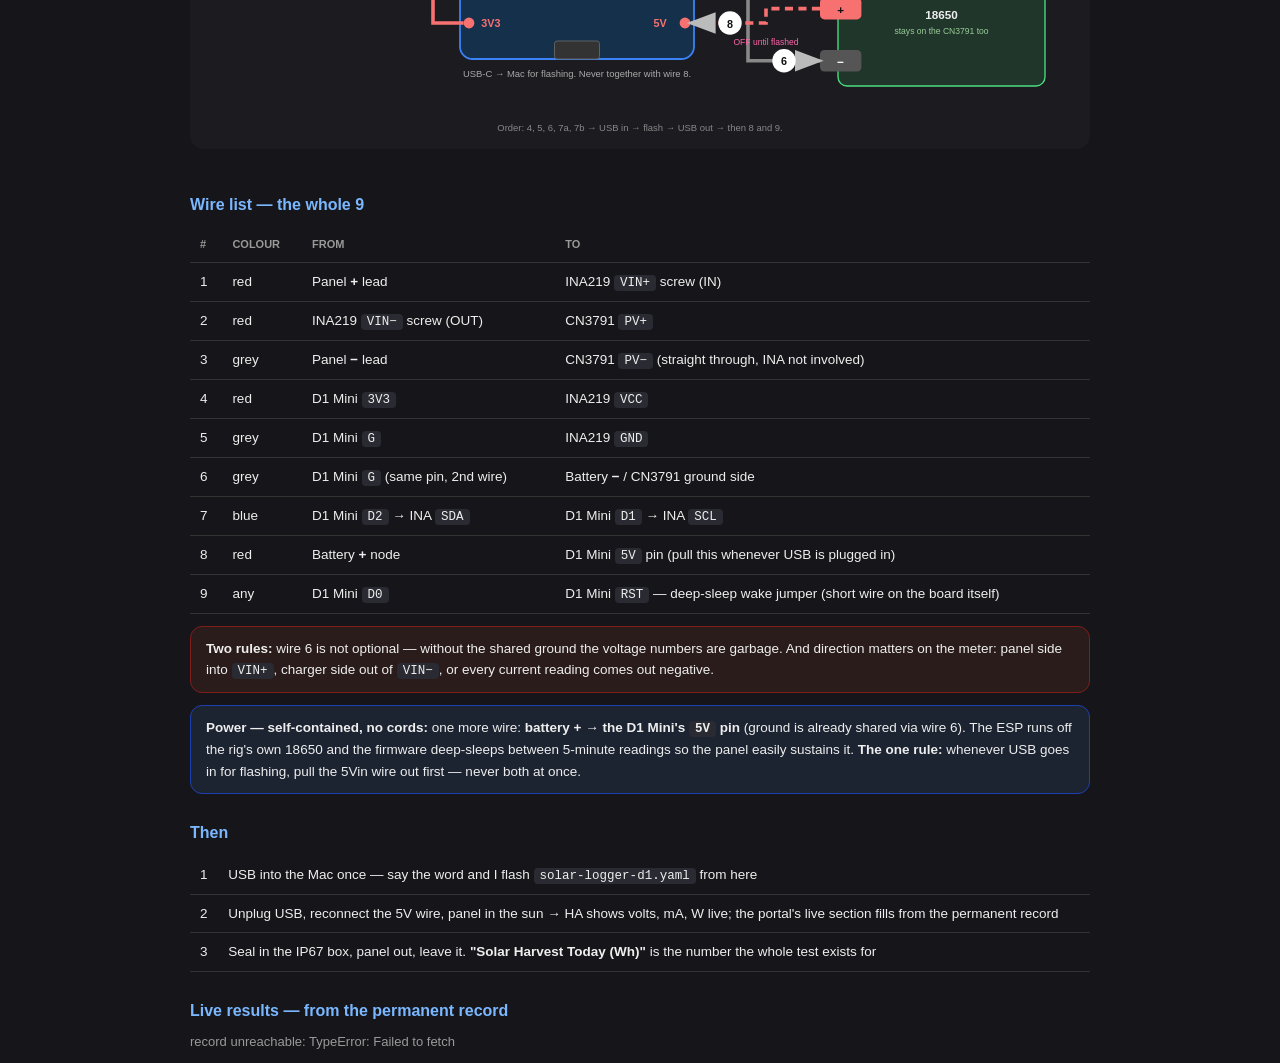
<file: solar.html>
<!doctype html><html><head><meta charset="utf-8"><meta name="viewport" content="width=device-width,initial-scale=1">
<title>Bin Bypass — solar power logger (INA219)</title>
<style>
body{font-family:-apple-system,sans-serif;background:#16161a;color:#eee;margin:0;padding:16px;max-width:900px;margin:auto;line-height:1.6}
h1{font-size:21px;margin-bottom:4px}h2{font-size:16px;margin:26px 0 8px;color:#7ab7ff}
.sub{color:#999;font-size:13px}
.rule{background:#1c2b22;border:1px solid #166534;border-radius:12px;padding:11px 15px;font-size:13.5px;margin:12px 0}
.warn{background:#2b1c1c;border-color:#7f1d1d}
.info{background:#1c2331;border-color:#1e40af}
svg{width:100%;height:auto;display:block;background:#1b1b20;border-radius:14px;margin:10px 0}
table{width:100%;border-collapse:collapse;font-size:13.5px;margin:10px 0}
td,th{padding:8px 10px;text-align:left;border-bottom:1px solid #333;vertical-align:top}
th{color:#999;font-size:11px;text-transform:uppercase}
code{background:#2a2a32;border-radius:4px;padding:1px 6px;font-size:12.5px}
</style></head><body>

<h1>Solar power logger — the INA219 build</h1>
<div class="sub">Measures the panel's real volts, milliamps, watts · Wh per day charted forever · no resistors · fully self-contained in the IP67 box</div>

<div class="rule"><b>The idea in one line:</b> the INA219 sits in the panel's + wire like a water meter in a pipe — everything the panel produces flows through it and gets counted.</div>

<h2>Step 0 — one bit of soldering</h2>
<div class="rule">The INA219 board arrives with its <b>6-pin header loose in the bag</b>. Solder the header into the row of 6 small holes (pins pointing up). Five minutes, same as the sensor wiring you've done before. The two big screw terminals need nothing.</div>

<h2>The wiring — 9 wires, split into two easy jobs</h2>
<div class="rule"><b>Every wire has a colour:</b> <span style="color:#f87171">red = + / power</span>, <span style="color:#bbb">grey = − / ground</span>, <span style="color:#60a5fa">blue = data</span>. Match the colour and you can't get it wrong. Do Job 1 (power) first, then Job 2 (signal).</div>

<h2>The full picture — one battery, one ground</h2>
<div class="rule"><b>There is only ONE battery.</b> The panel charges the 18650 through the CN3791, and the same 18650 powers the D1 Mini. The battery <b>+</b> is a junction: one wire in from the charger (<code>BAT+</code>), one wire out to the D1 Mini (<code>5V</code> pin, wire 8). Every <b>−</b> in the whole rig joins one common ground.</div>
<img src="solar-full-d1.svg" alt="Whole rig wiring" style="width:100%;border-radius:14px;margin:10px 0">
<div class="rule info"><b>The one 18650 does two things at once:</b> the CN3791 keeps it charged from the sun, and the ESP draws from it. Nothing plugs into the wall — the panel is the only energy in.</div>

<h2>Job 1 — the power path (wires 1, 2, 3)</h2>
<div class="rule">The panel has <b>only two leads: + and −</b>. The <b>+</b> lead is <b>cut in half</b> — one half goes INTO the meter, a new wire comes OUT the other side to the charger. The <b>−</b> lead ignores the meter completely and runs straight to the charger.</div>
<svg viewBox="0 0 1000 430" font-family="-apple-system,sans-serif">
<defs><marker id="ar" markerWidth="9" markerHeight="9" refX="7" refY="3" orient="auto"><path d="M0 0L8 3L0 6Z" fill="#bbb"/></marker></defs>

<!-- panel -->
<rect x="30" y="120" width="150" height="120" rx="10" fill="#2e2a1c" stroke="#eab308" stroke-width="1.5"/>
<text x="105" y="162" fill="#eee" text-anchor="middle" font-size="14" font-weight="700">SOLAR</text>
<text x="105" y="182" fill="#eee" text-anchor="middle" font-size="14" font-weight="700">PANEL</text>
<text x="105" y="202" fill="#ca8" text-anchor="middle" font-size="10">6 V · 80×80 · 2 leads</text>
<rect x="158" y="148" width="46" height="28" rx="5" fill="#f87171"/><text x="181" y="168" fill="#111" text-anchor="middle" font-size="16" font-weight="700">+</text>
<rect x="158" y="205" width="46" height="28" rx="5" fill="#555"/><text x="181" y="225" fill="#fff" text-anchor="middle" font-size="16" font-weight="700">−</text>

<!-- INA -->
<rect x="360" y="95" width="250" height="140" rx="12" fill="#1c2331" stroke="#60a5fa" stroke-width="2"/>
<text x="485" y="126" fill="#eee" text-anchor="middle" font-size="15" font-weight="700">INA219 — the meter</text>
<text x="485" y="146" fill="#9fb3c8" text-anchor="middle" font-size="11">the two FAT screw terminals</text>
<rect x="330" y="168" width="74" height="32" rx="5" fill="#f87171"/><text x="367" y="190" fill="#111" text-anchor="middle" font-size="14" font-weight="700">VIN+</text>
<rect x="566" y="168" width="74" height="32" rx="5" fill="#f87171"/><text x="603" y="190" fill="#111" text-anchor="middle" font-size="14" font-weight="700">VIN−</text>
<text x="367" y="221" fill="#4ade80" text-anchor="middle" font-size="11" font-weight="700">IN ⭢</text>
<text x="603" y="221" fill="#4ade80" text-anchor="middle" font-size="11" font-weight="700">⭢ OUT</text>

<!-- charger -->
<rect x="770" y="120" width="160" height="120" rx="10" fill="#2e2a1c" stroke="#eab308" stroke-width="1.5"/>
<text x="850" y="152" fill="#eee" text-anchor="middle" font-size="13" font-weight="700">CN3791</text>
<text x="850" y="169" fill="#ca8" text-anchor="middle" font-size="10">charger</text>
<rect x="748" y="150" width="60" height="26" rx="5" fill="#f87171"/><text x="778" y="169" fill="#111" text-anchor="middle" font-size="12" font-weight="700">PV+</text>
<rect x="748" y="205" width="60" height="26" rx="5" fill="#555"/><text x="778" y="224" fill="#fff" text-anchor="middle" font-size="12" font-weight="700">PV−</text>

<!-- wire 1: panel + -> VIN+ -->
<line x1="204" y1="162" x2="330" y2="184" stroke="#f87171" stroke-width="6" marker-end="url(#ar)"/>
<circle cx="267" cy="166" r="16" fill="#fff"/><text x="267" y="172" fill="#111" text-anchor="middle" font-size="15" font-weight="700">1</text>

<!-- wire 2: VIN- -> PV+ -->
<line x1="640" y1="184" x2="748" y2="165" stroke="#f87171" stroke-width="6" marker-end="url(#ar)"/>
<circle cx="694" cy="167" r="16" fill="#fff"/><text x="694" y="173" fill="#111" text-anchor="middle" font-size="15" font-weight="700">2</text>

<!-- wire 3: panel - straight to PV- -->
<path d="M204 219 L270 219 L270 330 L720 330 L720 218 L748 218" stroke="#888" stroke-width="6" fill="none" marker-end="url(#ar)"/>
<circle cx="480" cy="330" r="16" fill="#fff"/><text x="480" y="336" fill="#111" text-anchor="middle" font-size="15" font-weight="700">3</text>
<text x="480" y="360" fill="#aaa" text-anchor="middle" font-size="11">panel − skips the meter — straight to charger PV−</text>

<!-- callout -->
<text x="485" y="392" fill="#7ab7ff" text-anchor="middle" font-size="12" font-weight="700">Power flows IN the left screw (VIN+) and OUT the right screw (VIN−). Get these two backwards and every reading goes negative.</text>
</svg>

<div class="rule info"><b>The charger's other side</b> (its <code>B+</code>/<code>B−</code> terminals) goes to the 18650 exactly as a CN3791 normally does — that's not one of the 8 numbered wires, it's the standard battery hookup.</div>

<h2>Job 2 — meter to the brain + self-power (wires 4–8)</h2>
<div class="rule">These are the <b>small header pins</b> you soldered in Step 0 — thin wires, not the fat screw terminals. Four go to the D1 Mini, two power wires so the rig runs off its own battery, and one jumper on the D1 Mini itself for deep sleep.</div>
<div class="rule warn"><b>Board changed 17 Sep 2026.</b> The clone ESP32-S3 DevKit's AMS1117 regulator cannot run from the 18650 — measured 4.14 V in, 2.42 V on the 3V3 rail, chip never boots. Replaced with a Wemos D1 Mini (ESP8266), whose low-dropout regulator holds 3.3 V from the cell. Pins below are the D1 Mini's. Wire 9 is new.</div>
<svg viewBox="0 0 1000 556" font-family="-apple-system,sans-serif">
<defs><marker id="ar2" markerWidth="9" markerHeight="9" refX="7" refY="3" orient="auto"><path d="M0 0L8 3L0 6Z" fill="#bbb"/></marker></defs>

<!-- INA header block -->
<rect x="30" y="90" width="230" height="270" rx="12" fill="#1c2331" stroke="#60a5fa" stroke-width="2"/>
<text x="145" y="120" fill="#eee" text-anchor="middle" font-size="14" font-weight="700">INA219</text>
<text x="145" y="138" fill="#9fb3c8" text-anchor="middle" font-size="10.5">the 6 small header pins</text>
<rect x="230" y="155" width="60" height="28" rx="5" fill="#f87171"/><text x="260" y="175" fill="#111" text-anchor="middle" font-size="12" font-weight="700">VCC</text>
<rect x="230" y="205" width="60" height="28" rx="5" fill="#555"/><text x="260" y="225" fill="#fff" text-anchor="middle" font-size="12" font-weight="700">GND</text>
<rect x="230" y="255" width="60" height="28" rx="5" fill="#1e3a5f"/><text x="260" y="275" fill="#60a5fa" text-anchor="middle" font-size="12" font-weight="700">SDA</text>
<rect x="230" y="305" width="60" height="28" rx="5" fill="#1e3a5f"/><text x="260" y="325" fill="#60a5fa" text-anchor="middle" font-size="12" font-weight="700">SCL</text>

<!-- ESP block -->
<rect x="560" y="80" width="380" height="330" rx="12" fill="#1d2b3a" stroke="#3b82f6" stroke-width="2"/>
<text x="750" y="112" fill="#eee" text-anchor="middle" font-size="14" font-weight="700">Wemos D1 Mini (ESP8266)</text>
<rect x="530" y="150" width="70" height="28" rx="5" fill="#f87171"/><text x="565" y="170" fill="#111" text-anchor="middle" font-size="12" font-weight="700">3V3</text>
<rect x="530" y="200" width="70" height="28" rx="5" fill="#555"/><text x="565" y="220" fill="#fff" text-anchor="middle" font-size="12" font-weight="700">G</text>
<rect x="530" y="250" width="70" height="28" rx="5" fill="#1e3a5f"/><text x="565" y="270" fill="#60a5fa" text-anchor="middle" font-size="11" font-weight="700">D2</text>
<rect x="530" y="300" width="70" height="28" rx="5" fill="#1e3a5f"/><text x="565" y="320" fill="#60a5fa" text-anchor="middle" font-size="11" font-weight="700">D1</text>
<rect x="530" y="360" width="70" height="28" rx="5" fill="#f87171"/><text x="565" y="380" fill="#111" text-anchor="middle" font-size="11" font-weight="700">5V</text>

<!-- battery -->
<rect x="30" y="410" width="230" height="90" rx="10" fill="#20362a" stroke="#4ade80" stroke-width="1.5"/>
<text x="120" y="445" fill="#eee" text-anchor="middle" font-size="13" font-weight="700">18650</text>
<text x="120" y="463" fill="#9c9" text-anchor="middle" font-size="10">rig's own cell</text>
<rect x="230" y="420" width="46" height="26" rx="5" fill="#f87171"/><text x="253" y="439" fill="#111" text-anchor="middle" font-size="14" font-weight="700">+</text>
<rect x="230" y="460" width="46" height="26" rx="5" fill="#555"/><text x="253" y="479" fill="#fff" text-anchor="middle" font-size="14" font-weight="700">−</text>

<!-- wire 4 VCC -->
<line x1="530" y1="164" x2="290" y2="169" stroke="#f87171" stroke-width="4" marker-end="url(#ar2)"/>
<circle cx="410" cy="160" r="15" fill="#fff"/><text x="410" y="165" fill="#111" text-anchor="middle" font-size="14" font-weight="700">4</text>
<!-- wire 5 GND -->
<line x1="530" y1="214" x2="290" y2="219" stroke="#888" stroke-width="4" marker-end="url(#ar2)"/>
<circle cx="410" cy="210" r="15" fill="#fff"/><text x="410" y="215" fill="#111" text-anchor="middle" font-size="14" font-weight="700">5</text>
<!-- wire 7a SDA -->
<line x1="530" y1="264" x2="290" y2="269" stroke="#60a5fa" stroke-width="4" marker-end="url(#ar2)"/>
<circle cx="410" cy="260" r="15" fill="#fff"/><text x="410" y="265" fill="#111" text-anchor="middle" font-size="12" font-weight="700">7a</text>
<!-- wire 7b SCL -->
<line x1="530" y1="314" x2="290" y2="319" stroke="#60a5fa" stroke-width="4" marker-end="url(#ar2)"/>
<circle cx="410" cy="310" r="15" fill="#fff"/><text x="410" y="315" fill="#111" text-anchor="middle" font-size="12" font-weight="700">7b</text>
<!-- wire 8 batt+ -> 5Vin -->
<line x1="276" y1="433" x2="530" y2="374" stroke="#f87171" stroke-width="4" marker-end="url(#ar2)"/>
<circle cx="405" cy="415" r="15" fill="#fff"/><text x="405" y="420" fill="#111" text-anchor="middle" font-size="14" font-weight="700">8</text>
<!-- wire 6 ESP GND (2nd wire) -> batt - -->
<path d="M505 214 L505 483 L276 483" stroke="#888" stroke-width="4" fill="none" marker-end="url(#ar2)"/>
<circle cx="505" cy="455" r="15" fill="#fff"/><text x="505" y="460" fill="#111" text-anchor="middle" font-size="14" font-weight="700">6</text>

<text x="500" y="522" fill="#aaa" text-anchor="middle" font-size="11">wire 6 is a SECOND wire off the SAME D1 G pin → battery − (shared ground, or the volts read as junk)</text>
<text x="500" y="538" fill="#f6a" text-anchor="middle" font-size="11">wire 9: D1 Mini D0 → RST — deep-sleep wake jumper. Without it the board sleeps once and never wakes.</text>
</svg>

<h2>The D1 Mini, pin by pin</h2>
<div class="rule">Board drawn antenna-up, matching the photo. Solid wires go on first; the two dashed ones (battery + and the D0–RST jumper) go on only after the bench build has been flashed over USB.</div>
<img src="solar-d1-wiring.svg" alt="D1 Mini wiring" style="width:100%;border-radius:14px;margin:10px 0">

<h2>Wire list — the whole 9</h2>
<table>
<tr><th>#</th><th>Colour</th><th>From</th><th>To</th></tr>
<tr><td>1</td><td>red</td><td>Panel <b>+</b> lead</td><td>INA219 <code>VIN+</code> screw (IN)</td></tr>
<tr><td>2</td><td>red</td><td>INA219 <code>VIN−</code> screw (OUT)</td><td>CN3791 <code>PV+</code></td></tr>
<tr><td>3</td><td>grey</td><td>Panel <b>−</b> lead</td><td>CN3791 <code>PV−</code> (straight through, INA not involved)</td></tr>
<tr><td>4</td><td>red</td><td>D1 Mini <code>3V3</code></td><td>INA219 <code>VCC</code></td></tr>
<tr><td>5</td><td>grey</td><td>D1 Mini <code>G</code></td><td>INA219 <code>GND</code></td></tr>
<tr><td>6</td><td>grey</td><td>D1 Mini <code>G</code> (same pin, 2nd wire)</td><td>Battery <b>−</b> / CN3791 ground side</td></tr>
<tr><td>7</td><td>blue</td><td>D1 Mini <code>D2</code> → INA <code>SDA</code></td><td>D1 Mini <code>D1</code> → INA <code>SCL</code></td></tr>
<tr><td>8</td><td>red</td><td>Battery <b>+</b> node</td><td>D1 Mini <code>5V</code> pin (pull this whenever USB is plugged in)</td></tr>
<tr><td>9</td><td>any</td><td>D1 Mini <code>D0</code></td><td>D1 Mini <code>RST</code> — deep-sleep wake jumper (short wire on the board itself)</td></tr>
</table>

<div class="rule warn"><b>Two rules:</b> wire 6 is not optional — without the shared ground the voltage numbers are garbage. And direction matters on the meter: panel side into <code>VIN+</code>, charger side out of <code>VIN−</code>, or every current reading comes out negative.</div>

<div class="rule info"><b>Power — self-contained, no cords:</b> one more wire: <b>battery + → the D1 Mini's <code>5V</code> pin</b> (ground is already shared via wire 6). The ESP runs off the rig's own 18650 and the firmware deep-sleeps between 5-minute readings so the panel easily sustains it. <b>The one rule:</b> whenever USB goes in for flashing, pull the 5Vin wire out first — never both at once.</div>

<h2>Then</h2>
<table>
<tr><td>1</td><td>USB into the Mac once — say the word and I flash <code>solar-logger-d1.yaml</code> from here</td></tr>
<tr><td>2</td><td>Unplug USB, reconnect the 5V wire, panel in the sun → HA shows volts, mA, W live; the portal's live section fills from the permanent record</td></tr>
<tr><td>3</td><td>Seal in the IP67 box, panel out, leave it. <b>"Solar Harvest Today (Wh)"</b> is the number the whole test exists for</td></tr>
</table>

<h2>Live results — from the permanent record</h2>
<div id="solar-live" class="sub">loading the record…</div>
<script>
async function load() {
  const el = document.getElementById('solar-live');
  try {
    const r = await fetch('https://kyjrqpibtncvhxwcaovx.supabase.co/rest/v1/solar_readings?select=received_at,panel_v,batt_v,charging&order=id.desc&limit=1000',
      {headers:{apikey:'sb_publishable_Q-XPiRdglnQscTd1Alh5UQ_hs4TWIsc'}});
    const rows = await r.json();
    if (!rows.length) { el.textContent = 'No readings yet — the rig hasn\'t sent its first row.'; return; }
    const days = {};
    for (const x of rows) {
      const d = new Date(x.received_at).toLocaleDateString('en-AU',{day:'2-digit',month:'short'});
      (days[d] ||= {n:0,wmax:0,wsum:0});
      const D = days[d]; D.n++;
      const w = x.batt_v || 0;   // watts ride in this column for now
      D.wmax=Math.max(D.wmax,w); D.wsum+=w;
    }
    const latest = rows[0];
    let h = `<table><tr><th>Latest</th><th>Panel V</th><th>Power</th></tr>
      <tr><td>${new Date(latest.received_at).toLocaleString('en-AU')}</td>
      <td>${latest.panel_v?.toFixed(2)} V</td><td>${latest.batt_v?.toFixed(2)} W</td></tr></table>`;
    h += '<table><tr><th>Day</th><th>Peak W</th><th>Est. Wh (5-min samples)</th></tr>';
    for (const [d,D] of Object.entries(days))
      h += `<tr><td>${d}</td><td>${D.wmax.toFixed(2)}</td><td>${(D.wsum/12).toFixed(2)}</td></tr>`;
    h += '</table><div class="sub">Last ~1000 samples shown; the database keeps everything.</div>';
    el.innerHTML = h;
  } catch(e){ el.textContent = 'record unreachable: ' + e; }
}
load();
setInterval(load, 5000);   // auto-refresh every 5s for live bench watching
</script>

</body></html>
</file>
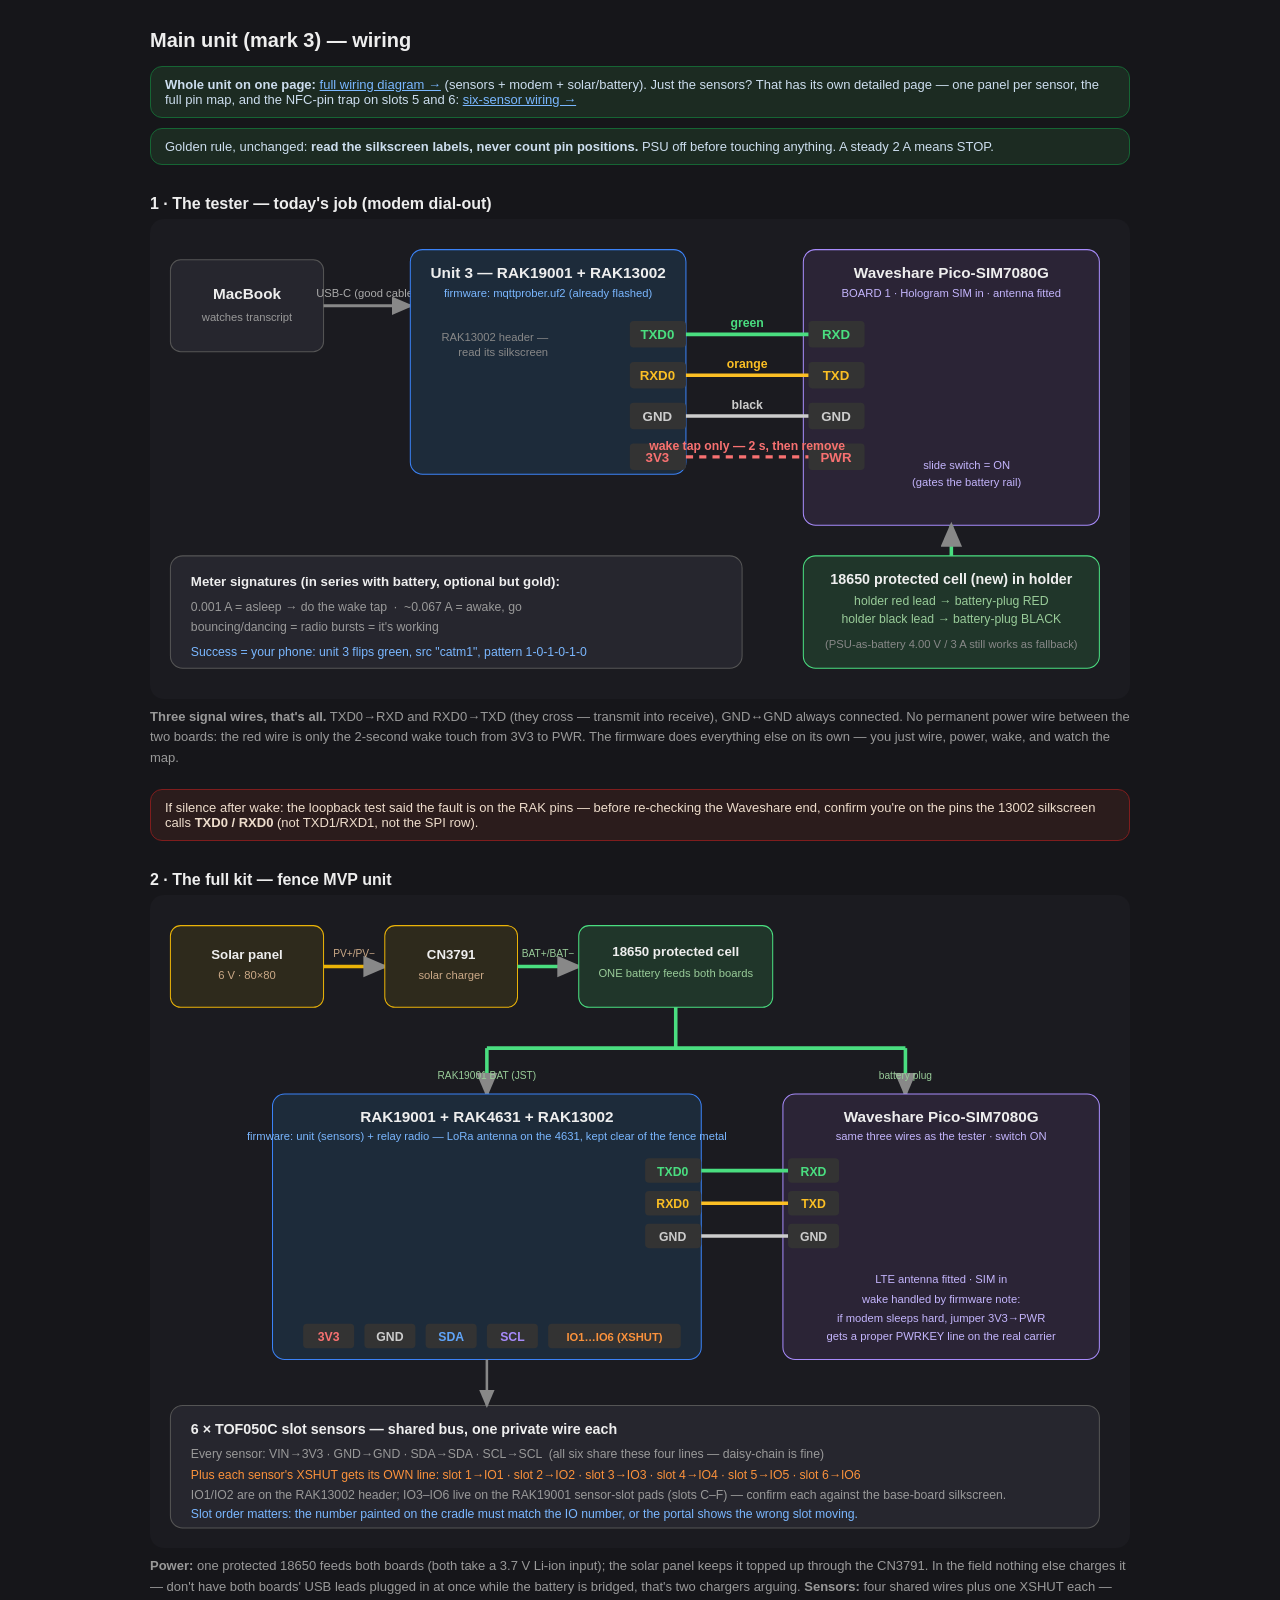
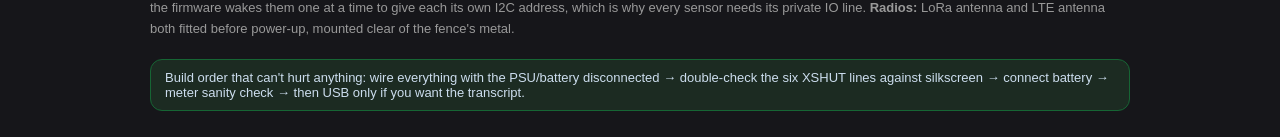
<file: wiring.html>
<!doctype html><html><head><meta charset="utf-8"><meta name="viewport" content="width=device-width,initial-scale=1">
<title>Bin Bypass — MVP wiring</title>
<style>
body{font-family:-apple-system,sans-serif;background:#16161a;color:#eee;margin:0;padding:16px;max-width:980px;margin:auto}
h1{font-size:20px}h2{font-size:16px;margin:30px 0 6px}
.cap{color:#999;font-size:13px;line-height:1.6;margin:8px 0 20px}
svg{width:100%;height:auto;display:block;background:#1b1b20;border-radius:14px}
.rule{background:#1c2b22;border:1px solid #166534;border-radius:12px;padding:10px 14px;font-size:13px;color:#cde;margin:10px 0}
.warn{background:#2b1c1c;border-color:#7f1d1d;color:#edc}
kbd{background:#333;border-radius:4px;padding:1px 6px;font-size:12px}
</style></head><body>
<h1>Main unit (mark 3) — wiring</h1>
<div class="rule"><b>Whole unit on one page:</b> <a href="full.html" style="color:#7ab7ff">full wiring diagram →</a> (sensors + modem + solar/battery). Just the sensors?</b> That has its own detailed page — one panel per sensor, the full pin map, and the NFC-pin trap on slots 5 and 6: <a href="sensors.html" style="color:#7ab7ff">six-sensor wiring →</a></div>
<div class="rule">Golden rule, unchanged: <b>read the silkscreen labels, never count pin positions.</b> PSU off before touching anything. A steady 2 A means STOP.</div>

<h2>1 · The tester — today's job (modem dial-out)</h2>
<svg viewBox="0 0 960 470" font-family="-apple-system,sans-serif">
<defs><marker id="a" markerWidth="8" markerHeight="8" refX="6" refY="3" orient="auto"><path d="M0 0L7 3L0 6Z" fill="#888"/></marker></defs>

<!-- Mac -->
<rect x="20" y="40" width="150" height="90" rx="10" fill="#26262e" stroke="#555"/>
<text x="95" y="78" fill="#eee" text-anchor="middle" font-size="15" font-weight="700">MacBook</text>
<text x="95" y="100" fill="#999" text-anchor="middle" font-size="11">watches transcript</text>
<line x1="170" y1="85" x2="255" y2="85" stroke="#888" stroke-width="3" marker-end="url(#a)"/>
<text x="212" y="76" fill="#aaa" text-anchor="middle" font-size="11">USB-C (good cable)</text>

<!-- RAK -->
<rect x="255" y="30" width="270" height="220" rx="12" fill="#1d2b3a" stroke="#3b82f6"/>
<text x="390" y="58" fill="#eee" text-anchor="middle" font-size="15" font-weight="700">Unit 3 — RAK19001 + RAK13002</text>
<text x="390" y="76" fill="#7ab7ff" text-anchor="middle" font-size="11">firmware: mqttprober.uf2 (already flashed)</text>
<!-- pins on right edge of 13002 -->
<rect x="470" y="100" width="55" height="26" rx="4" fill="#333"/><text x="497" y="118" fill="#4ade80" text-anchor="middle" font-size="13" font-weight="700">TXD0</text>
<rect x="470" y="140" width="55" height="26" rx="4" fill="#333"/><text x="497" y="158" fill="#fbbf24" text-anchor="middle" font-size="13" font-weight="700">RXD0</text>
<rect x="470" y="180" width="55" height="26" rx="4" fill="#333"/><text x="497" y="198" fill="#ccc" text-anchor="middle" font-size="13" font-weight="700">GND</text>
<rect x="470" y="220" width="55" height="26" rx="4" fill="#333"/><text x="497" y="238" fill="#f87171" text-anchor="middle" font-size="13" font-weight="700">3V3</text>
<text x="390" y="120" fill="#888" text-anchor="end" font-size="11">RAK13002 header —</text>
<text x="390" y="134" fill="#888" text-anchor="end" font-size="11">read its silkscreen</text>

<!-- Waveshare -->
<rect x="640" y="30" width="290" height="270" rx="12" fill="#2b2436" stroke="#a78bfa"/>
<text x="785" y="58" fill="#eee" text-anchor="middle" font-size="15" font-weight="700">Waveshare Pico-SIM7080G</text>
<text x="785" y="76" fill="#c4b5fd" text-anchor="middle" font-size="11">BOARD 1 · Hologram SIM in · antenna fitted</text>
<rect x="640" y="100" width="55" height="26" rx="4" fill="#333" transform="translate(5,0)"/><text x="672" y="118" fill="#4ade80" text-anchor="middle" font-size="13" font-weight="700">RXD</text>
<rect x="645" y="140" width="55" height="26" rx="4" fill="#333"/><text x="672" y="158" fill="#fbbf24" text-anchor="middle" font-size="13" font-weight="700">TXD</text>
<rect x="645" y="180" width="55" height="26" rx="4" fill="#333"/><text x="672" y="198" fill="#ccc" text-anchor="middle" font-size="13" font-weight="700">GND</text>
<rect x="645" y="220" width="55" height="26" rx="4" fill="#333"/><text x="672" y="238" fill="#f87171" text-anchor="middle" font-size="13" font-weight="700">PWR</text>
<text x="800" y="245" fill="#c4b5fd" font-size="11" text-anchor="middle">slide switch = ON</text>
<text x="800" y="262" fill="#c4b5fd" font-size="11" text-anchor="middle">(gates the battery rail)</text>

<!-- wires -->
<path d="M525 113 L645 113" stroke="#4ade80" stroke-width="3.5" fill="none"/>
<text x="585" y="106" fill="#4ade80" text-anchor="middle" font-size="12" font-weight="700">green</text>
<path d="M525 153 L645 153" stroke="#fbbf24" stroke-width="3.5" fill="none"/>
<text x="585" y="146" fill="#fbbf24" text-anchor="middle" font-size="12" font-weight="700">orange</text>
<path d="M525 193 L645 193" stroke="#ccc" stroke-width="3.5" fill="none"/>
<text x="585" y="186" fill="#ccc" text-anchor="middle" font-size="12" font-weight="700">black</text>
<!-- wake tap dashed -->
<path d="M525 233 L645 233" stroke="#f87171" stroke-width="3" stroke-dasharray="7 6" fill="none"/>
<text x="585" y="226" fill="#f87171" text-anchor="middle" font-size="12" font-weight="700">wake tap only — 2 s, then remove</text>

<!-- battery -->
<rect x="640" y="330" width="290" height="110" rx="12" fill="#20362a" stroke="#4ade80"/>
<text x="785" y="358" fill="#eee" text-anchor="middle" font-size="14" font-weight="700">18650 protected cell (new) in holder</text>
<text x="785" y="378" fill="#9c9" text-anchor="middle" font-size="12">holder red lead → battery-plug RED</text>
<text x="785" y="396" fill="#9c9" text-anchor="middle" font-size="12">holder black lead → battery-plug BLACK</text>
<text x="785" y="420" fill="#888" text-anchor="middle" font-size="11">(PSU-as-battery 4.00 V / 3 A still works as fallback)</text>
<path d="M785 330 L785 300" stroke="#4ade80" stroke-width="3.5" marker-end="url(#a)"/>

<!-- meter note -->
<rect x="20" y="330" width="560" height="110" rx="12" fill="#26262e" stroke="#555"/>
<text x="40" y="360" fill="#eee" font-size="13" font-weight="700">Meter signatures (in series with battery, optional but gold):</text>
<text x="40" y="384" fill="#999" font-size="12">0.001 A = asleep → do the wake tap &nbsp;·&nbsp; ~0.067 A = awake, go</text>
<text x="40" y="404" fill="#999" font-size="12">bouncing/dancing = radio bursts = it's working</text>
<text x="40" y="428" fill="#7ab7ff" font-size="12">Success = your phone: unit 3 flips green, src "catm1", pattern 1-0-1-0-1-0</text>
</svg>
<div class="cap"><b>Three signal wires, that's all.</b> TXD0→RXD and RXD0→TXD (they cross — transmit into receive), GND↔GND always connected. No permanent power wire between the two boards: the red wire is only the 2-second wake touch from 3V3 to PWR. The firmware does everything else on its own — you just wire, power, wake, and watch the map.</div>
<div class="rule warn">If silence after wake: the loopback test said the fault is on the RAK pins — before re-checking the Waveshare end, confirm you're on the pins the 13002 silkscreen calls <b>TXD0 / RXD0</b> (not TXD1/RXD1, not the SPI row).</div>

<h2>2 · The full kit — fence MVP unit</h2>
<svg viewBox="0 0 960 640" font-family="-apple-system,sans-serif">
<defs><marker id="b" markerWidth="8" markerHeight="8" refX="6" refY="3" orient="auto"><path d="M0 0L7 3L0 6Z" fill="#888"/></marker></defs>

<!-- solar chain -->
<rect x="20" y="30" width="150" height="80" rx="10" fill="#2e2a1c" stroke="#eab308"/>
<text x="95" y="63" fill="#eee" text-anchor="middle" font-size="13" font-weight="700">Solar panel</text>
<text x="95" y="82" fill="#ca8" text-anchor="middle" font-size="11">6 V · 80×80</text>
<line x1="170" y1="70" x2="230" y2="70" stroke="#eab308" stroke-width="3.5" marker-end="url(#b)"/>
<text x="200" y="61" fill="#ca8" text-anchor="middle" font-size="10">PV+/PV−</text>
<rect x="230" y="30" width="130" height="80" rx="10" fill="#2e2a1c" stroke="#eab308"/>
<text x="295" y="63" fill="#eee" text-anchor="middle" font-size="13" font-weight="700">CN3791</text>
<text x="295" y="82" fill="#ca8" text-anchor="middle" font-size="11">solar charger</text>
<line x1="360" y1="70" x2="420" y2="70" stroke="#4ade80" stroke-width="3.5" marker-end="url(#b)"/>
<text x="390" y="61" fill="#9c9" text-anchor="middle" font-size="10">BAT+/BAT−</text>

<!-- battery -->
<rect x="420" y="30" width="190" height="80" rx="10" fill="#20362a" stroke="#4ade80"/>
<text x="515" y="60" fill="#eee" text-anchor="middle" font-size="13" font-weight="700">18650 protected cell</text>
<text x="515" y="80" fill="#9c9" text-anchor="middle" font-size="11">ONE battery feeds both boards</text>
<line x1="515" y1="110" x2="515" y2="150" stroke="#4ade80" stroke-width="3.5"/>
<line x1="330" y1="150" x2="740" y2="150" stroke="#4ade80" stroke-width="3.5"/>
<line x1="330" y1="150" x2="330" y2="195" stroke="#4ade80" stroke-width="3.5" marker-end="url(#b)"/>
<line x1="740" y1="150" x2="740" y2="195" stroke="#4ade80" stroke-width="3.5" marker-end="url(#b)"/>
<text x="330" y="180" fill="#9c9" text-anchor="middle" font-size="10">RAK19001 BAT (JST)</text>
<text x="740" y="180" fill="#9c9" text-anchor="middle" font-size="10">battery plug</text>

<!-- RAK -->
<rect x="120" y="195" width="420" height="260" rx="12" fill="#1d2b3a" stroke="#3b82f6"/>
<text x="330" y="222" fill="#eee" text-anchor="middle" font-size="15" font-weight="700">RAK19001 + RAK4631 + RAK13002</text>
<text x="330" y="240" fill="#7ab7ff" text-anchor="middle" font-size="11">firmware: unit (sensors) + relay radio — LoRa antenna on the 4631, kept clear of the fence metal</text>
<!-- right pins to modem -->
<rect x="485" y="258" width="55" height="24" rx="4" fill="#333"/><text x="512" y="275" fill="#4ade80" text-anchor="middle" font-size="12" font-weight="700">TXD0</text>
<rect x="485" y="290" width="55" height="24" rx="4" fill="#333"/><text x="512" y="307" fill="#fbbf24" text-anchor="middle" font-size="12" font-weight="700">RXD0</text>
<rect x="485" y="322" width="55" height="24" rx="4" fill="#333"/><text x="512" y="339" fill="#ccc" text-anchor="middle" font-size="12" font-weight="700">GND</text>
<!-- bottom pins to sensors -->
<rect x="150" y="420" width="50" height="24" rx="4" fill="#333"/><text x="175" y="437" fill="#f87171" text-anchor="middle" font-size="12" font-weight="700">3V3</text>
<rect x="210" y="420" width="50" height="24" rx="4" fill="#333"/><text x="235" y="437" fill="#ccc" text-anchor="middle" font-size="12" font-weight="700">GND</text>
<rect x="270" y="420" width="50" height="24" rx="4" fill="#333"/><text x="295" y="437" fill="#60a5fa" text-anchor="middle" font-size="12" font-weight="700">SDA</text>
<rect x="330" y="420" width="50" height="24" rx="4" fill="#333"/><text x="355" y="437" fill="#a78bfa" text-anchor="middle" font-size="12" font-weight="700">SCL</text>
<rect x="390" y="420" width="130" height="24" rx="4" fill="#333"/><text x="455" y="437" fill="#fb923c" text-anchor="middle" font-size="11" font-weight="700">IO1…IO6 (XSHUT)</text>

<!-- modem -->
<rect x="620" y="195" width="310" height="260" rx="12" fill="#2b2436" stroke="#a78bfa"/>
<text x="775" y="222" fill="#eee" text-anchor="middle" font-size="15" font-weight="700">Waveshare Pico-SIM7080G</text>
<text x="775" y="240" fill="#c4b5fd" text-anchor="middle" font-size="11">same three wires as the tester · switch ON</text>
<rect x="625" y="258" width="50" height="24" rx="4" fill="#333"/><text x="650" y="275" fill="#4ade80" text-anchor="middle" font-size="12" font-weight="700">RXD</text>
<rect x="625" y="290" width="50" height="24" rx="4" fill="#333"/><text x="650" y="307" fill="#fbbf24" text-anchor="middle" font-size="12" font-weight="700">TXD</text>
<rect x="625" y="322" width="50" height="24" rx="4" fill="#333"/><text x="650" y="339" fill="#ccc" text-anchor="middle" font-size="12" font-weight="700">GND</text>
<text x="775" y="380" fill="#c4b5fd" font-size="11" text-anchor="middle">LTE antenna fitted · SIM in</text>
<text x="775" y="400" fill="#c4b5fd" font-size="11" text-anchor="middle">wake handled by firmware note:</text>
<text x="775" y="418" fill="#c4b5fd" font-size="11" text-anchor="middle">if modem sleeps hard, jumper 3V3→PWR</text>
<text x="775" y="436" fill="#c4b5fd" font-size="11" text-anchor="middle">gets a proper PWRKEY line on the real carrier</text>

<path d="M540 270 L625 270" stroke="#4ade80" stroke-width="3.5"/>
<path d="M540 302 L625 302" stroke="#fbbf24" stroke-width="3.5"/>
<path d="M540 334 L625 334" stroke="#ccc" stroke-width="3.5"/>

<!-- sensor bus -->
<rect x="20" y="500" width="910 " height="120" rx="12" fill="#26262e" stroke="#555"/>
<text x="40" y="528" fill="#eee" font-size="14" font-weight="700">6 × TOF050C slot sensors — shared bus, one private wire each</text>
<text x="40" y="552" fill="#999" font-size="12">Every sensor: VIN→3V3 · GND→GND · SDA→SDA · SCL→SCL &nbsp;(all six share these four lines — daisy-chain is fine)</text>
<text x="40" y="572" fill="#fb923c" font-size="12">Plus each sensor's XSHUT gets its OWN line: slot 1→IO1 · slot 2→IO2 · slot 3→IO3 · slot 4→IO4 · slot 5→IO5 · slot 6→IO6</text>
<text x="40" y="592" fill="#999" font-size="12">IO1/IO2 are on the RAK13002 header; IO3–IO6 live on the RAK19001 sensor-slot pads (slots C–F) — confirm each against the base-board silkscreen.</text>
<text x="40" y="610" fill="#7ab7ff" font-size="12">Slot order matters: the number painted on the cradle must match the IO number, or the portal shows the wrong slot moving.</text>
<line x1="330" y1="455" x2="330" y2="500" stroke="#888" stroke-width="2.5" marker-end="url(#b)"/>
</svg>
<div class="cap"><b>Power:</b> one protected 18650 feeds both boards (both take a 3.7 V Li-ion input); the solar panel keeps it topped up through the CN3791. In the field nothing else charges it — don't have both boards' USB leads plugged in at once while the battery is bridged, that's two chargers arguing. <b>Sensors:</b> four shared wires plus one XSHUT each — the firmware wakes them one at a time to give each its own I2C address, which is why every sensor needs its private IO line. <b>Radios:</b> LoRa antenna and LTE antenna both fitted before power-up, mounted clear of the fence's metal.</div>
<div class="rule">Build order that can't hurt anything: wire everything with the PSU/battery disconnected → double-check the six XSHUT lines against silkscreen → connect battery → meter sanity check → then USB only if you want the transcript.</div>
</body></html>
</file>
